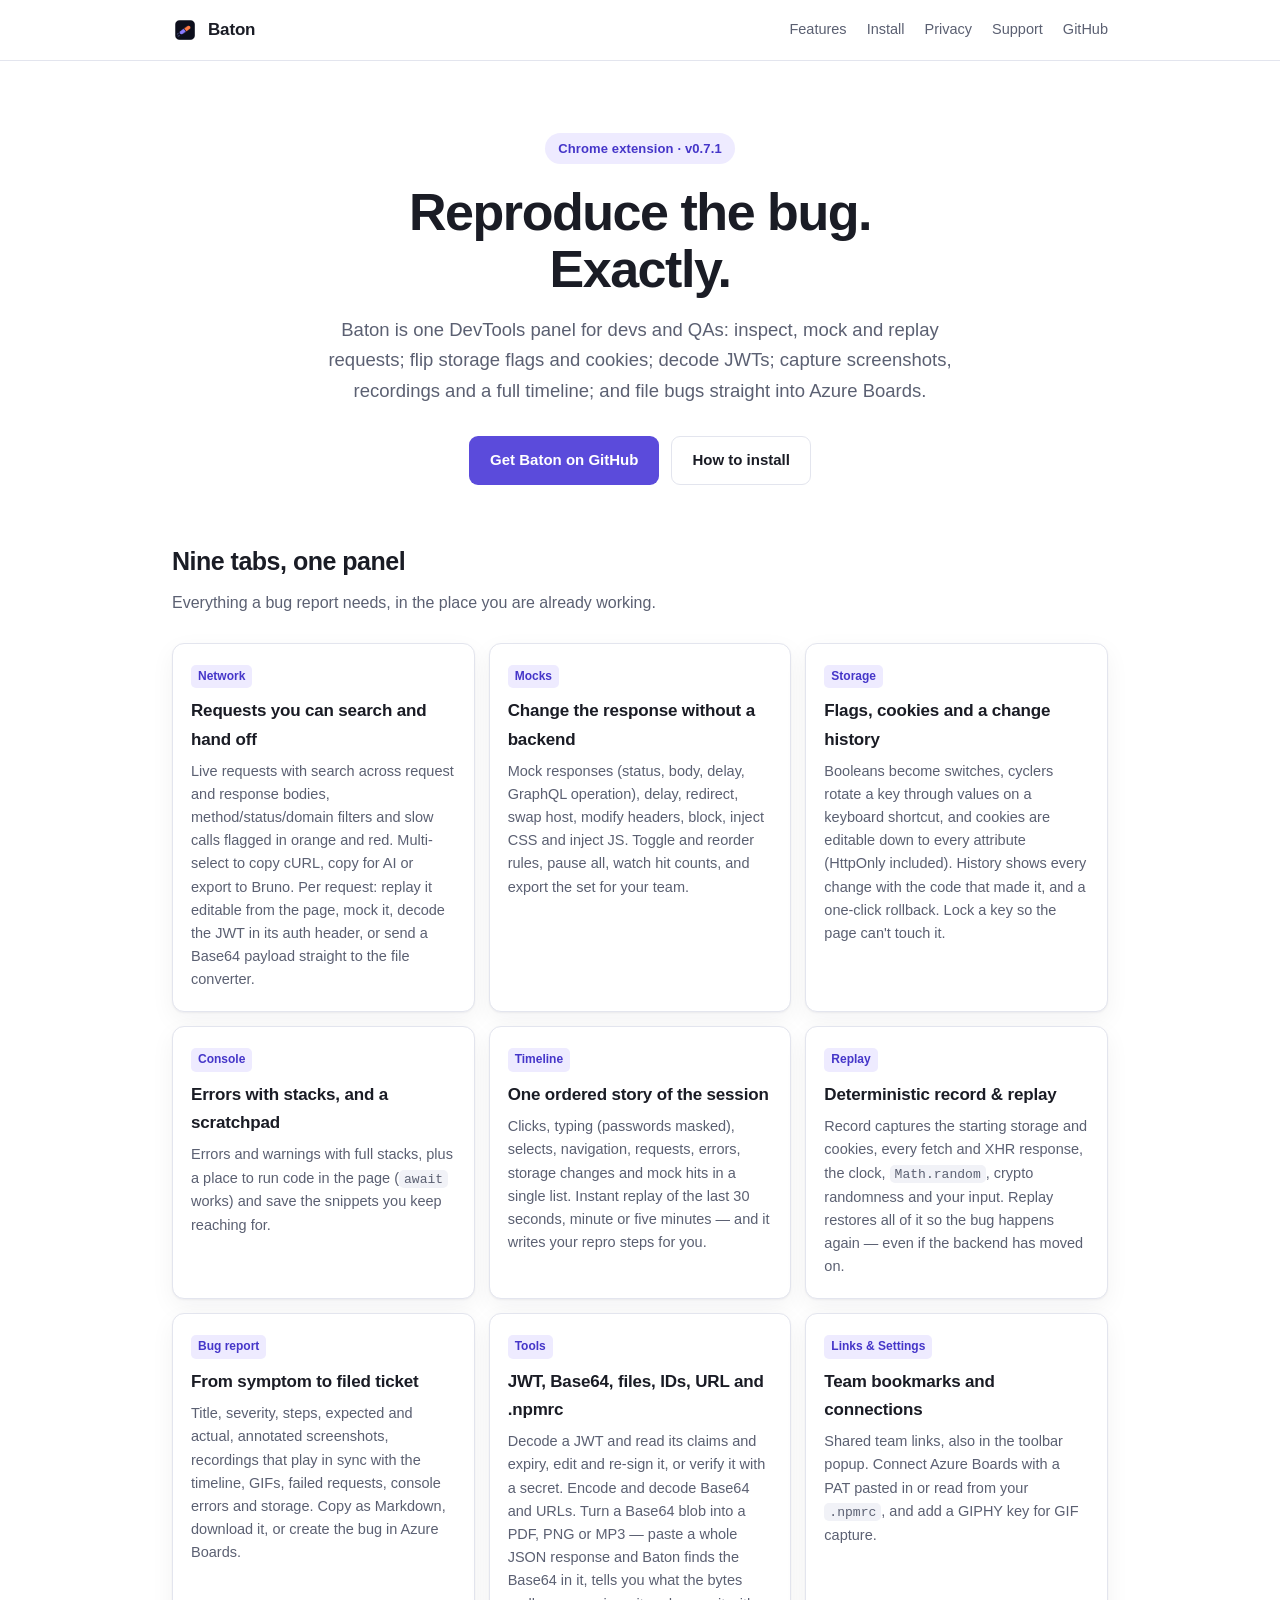
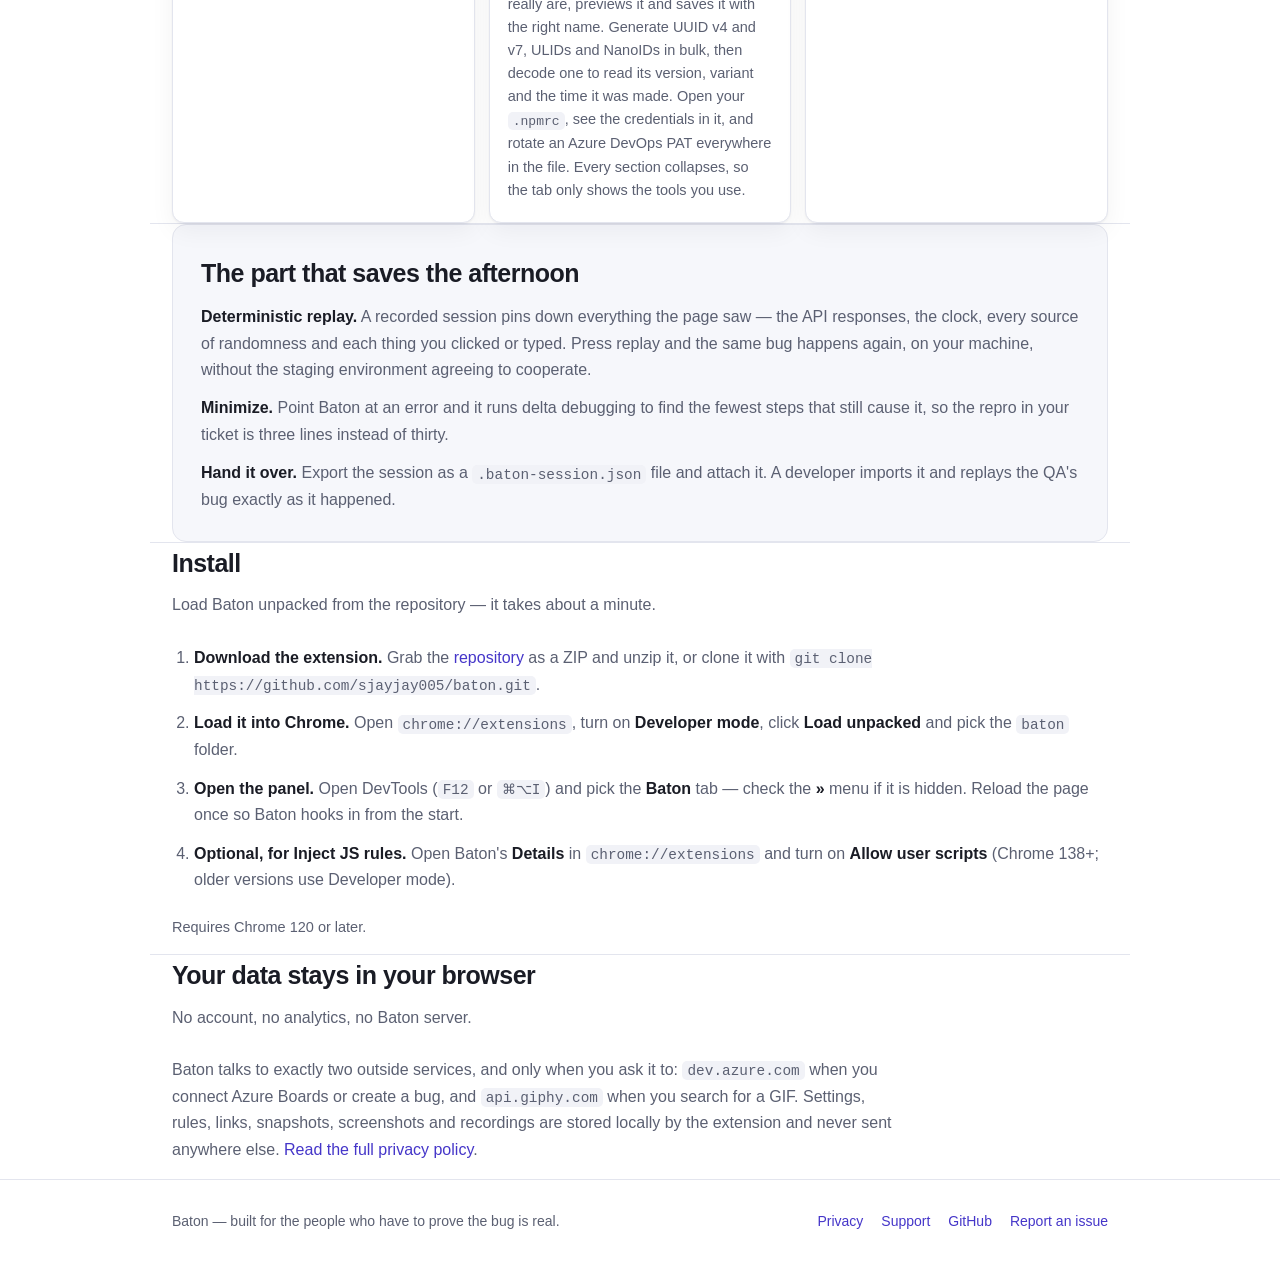
<file: docs/index.html>
<!doctype html>
<html lang="en">
<head>
<meta charset="utf-8">
<meta name="viewport" content="width=device-width, initial-scale=1">
<title>Baton – Dev &amp; QA Toolkit for Chrome</title>
<meta name="description" content="One DevTools panel for devs and QAs: inspect, mock and replay requests, flip storage flags and cookies, decode JWTs, capture screenshots and a full timeline, and file bugs straight into Azure Boards.">
<link rel="icon" href="icon128.png">
<link rel="stylesheet" href="style.css">
<meta property="og:title" content="Baton – Dev &amp; QA Toolkit for Chrome">
<meta property="og:description" content="Replay bugs exactly, mock APIs, flip storage flags, decode JWTs, screenshot and file bugs to Azure Boards – all in one DevTools panel.">
<meta property="og:type" content="website">
<meta property="og:image" content="icon128.png">
</head>
<body>

<header class="site-head">
  <div class="wrap">
    <a class="brand" href="./"><img src="icon128.png" alt="">Baton</a>
    <nav class="site-nav">
      <a href="#features">Features</a>
      <a href="#install">Install</a>
      <a href="privacy.html">Privacy</a>
      <a href="support.html">Support</a>
      <a href="https://github.com/sjayjay005/baton">GitHub</a>
    </nav>
  </div>
</header>

<div class="hero wrap">
  <span class="pill">Chrome extension · v0.7.1</span>
  <h1>Reproduce the bug.<br>Exactly.</h1>
  <p class="lede">Baton is one DevTools panel for devs and QAs: inspect, mock and replay requests; flip storage flags and cookies; decode JWTs; capture screenshots, recordings and a full timeline; and file bugs straight into Azure Boards.</p>
  <div class="cta">
    <a class="btn btn-primary" href="https://github.com/sjayjay005/baton">Get Baton on GitHub</a>
    <a class="btn btn-ghost" href="#install">How to install</a>
  </div>
</div>

<section id="features" class="wrap">
  <h2>Nine tabs, one panel</h2>
  <p class="sub">Everything a bug report needs, in the place you are already working.</p>
  <div class="grid">

    <div class="card">
      <span class="tag">Network</span>
      <h3>Requests you can search and hand off</h3>
      <p>Live requests with search across request and response bodies, method/status/domain filters and slow calls flagged in orange and red. Multi-select to copy cURL, copy for AI or export to Bruno. Per request: replay it editable from the page, mock it, decode the JWT in its auth header, or send a Base64 payload straight to the file converter.</p>
    </div>

    <div class="card">
      <span class="tag">Mocks</span>
      <h3>Change the response without a backend</h3>
      <p>Mock responses (status, body, delay, GraphQL operation), delay, redirect, swap host, modify headers, block, inject CSS and inject JS. Toggle and reorder rules, pause all, watch hit counts, and export the set for your team.</p>
    </div>

    <div class="card">
      <span class="tag">Storage</span>
      <h3>Flags, cookies and a change history</h3>
      <p>Booleans become switches, cyclers rotate a key through values on a keyboard shortcut, and cookies are editable down to every attribute (HttpOnly included). History shows every change with the code that made it, and a one-click rollback. Lock a key so the page can't touch it.</p>
    </div>

    <div class="card">
      <span class="tag">Console</span>
      <h3>Errors with stacks, and a scratchpad</h3>
      <p>Errors and warnings with full stacks, plus a place to run code in the page (<code>await</code> works) and save the snippets you keep reaching for.</p>
    </div>

    <div class="card">
      <span class="tag">Timeline</span>
      <h3>One ordered story of the session</h3>
      <p>Clicks, typing (passwords masked), selects, navigation, requests, errors, storage changes and mock hits in a single list. Instant replay of the last 30 seconds, minute or five minutes — and it writes your repro steps for you.</p>
    </div>

    <div class="card">
      <span class="tag">Replay</span>
      <h3>Deterministic record &amp; replay</h3>
      <p>Record captures the starting storage and cookies, every fetch and XHR response, the clock, <code>Math.random</code>, crypto randomness and your input. Replay restores all of it so the bug happens again — even if the backend has moved on.</p>
    </div>

    <div class="card">
      <span class="tag">Bug report</span>
      <h3>From symptom to filed ticket</h3>
      <p>Title, severity, steps, expected and actual, annotated screenshots, recordings that play in sync with the timeline, GIFs, failed requests, console errors and storage. Copy as Markdown, download it, or create the bug in Azure Boards.</p>
    </div>

    <div class="card">
      <span class="tag">Tools</span>
      <h3>JWT, Base64, files, IDs, URL and .npmrc</h3>
      <p>Decode a JWT and read its claims and expiry, edit and re-sign it, or verify it with a secret. Encode and decode Base64 and URLs. Turn a Base64 blob into a PDF, PNG or MP3 — paste a whole JSON response and Baton finds the Base64 in it, tells you what the bytes really are, previews it and saves it with the right name. Generate UUID v4 and v7, ULIDs and NanoIDs in bulk, then decode one to read its version, variant and the time it was made. Open your <code>.npmrc</code>, see the credentials in it, and rotate an Azure DevOps PAT everywhere in the file. Every section collapses, so the tab only shows the tools you use.</p>
    </div>

    <div class="card">
      <span class="tag">Links &amp; Settings</span>
      <h3>Team bookmarks and connections</h3>
      <p>Shared team links, also in the toolbar popup. Connect Azure Boards with a PAT pasted in or read from your <code>.npmrc</code>, and add a GIPHY key for GIF capture.</p>
    </div>

  </div>
</section>

<section class="wrap">
  <div class="spotlight">
    <h2>The part that saves the afternoon</h2>
    <p><strong>Deterministic replay.</strong> A recorded session pins down everything the page saw — the API responses, the clock, every source of randomness and each thing you clicked or typed. Press replay and the same bug happens again, on your machine, without the staging environment agreeing to cooperate.</p>
    <p><strong>Minimize.</strong> Point Baton at an error and it runs delta debugging to find the fewest steps that still cause it, so the repro in your ticket is three lines instead of thirty.</p>
    <p><strong>Hand it over.</strong> Export the session as a <code>.baton-session.json</code> file and attach it. A developer imports it and replays the QA's bug exactly as it happened.</p>
  </div>
</section>

<section id="install" class="wrap">
  <h2>Install</h2>
  <p class="sub">Load Baton unpacked from the repository — it takes about a minute.</p>
  <ol class="steps">
    <li><strong>Download the extension.</strong> Grab the <a href="https://github.com/sjayjay005/baton">repository</a> as a ZIP and unzip it, or clone it with <code>git clone https://github.com/sjayjay005/baton.git</code>.</li>
    <li><strong>Load it into Chrome.</strong> Open <code>chrome://extensions</code>, turn on <strong>Developer mode</strong>, click <strong>Load unpacked</strong> and pick the <code>baton</code> folder.</li>
    <li><strong>Open the panel.</strong> Open DevTools (<kbd>F12</kbd> or <kbd>⌘⌥I</kbd>) and pick the <strong>Baton</strong> tab — check the <strong>»</strong> menu if it is hidden. Reload the page once so Baton hooks in from the start.</li>
    <li><strong>Optional, for Inject JS rules.</strong> Open Baton's <strong>Details</strong> in <code>chrome://extensions</code> and turn on <strong>Allow user scripts</strong> (Chrome 138+; older versions use Developer mode).</li>
  </ol>
  <p style="color:var(--text-dim);font-size:14.5px;margin-top:22px">Requires Chrome 120 or later.</p>
</section>

<section class="wrap">
  <h2>Your data stays in your browser</h2>
  <p class="sub">No account, no analytics, no Baton server.</p>
  <p style="color:var(--text-dim);max-width:720px">Baton talks to exactly two outside services, and only when you ask it to: <code>dev.azure.com</code> when you connect Azure Boards or create a bug, and <code>api.giphy.com</code> when you search for a GIF. Settings, rules, links, snapshots, screenshots and recordings are stored locally by the extension and never sent anywhere else. <a href="privacy.html">Read the full privacy policy</a>.</p>
</section>

<footer>
  <div class="wrap">
    <span>Baton — built for the people who have to prove the bug is real.</span>
    <span class="links">
      <a href="privacy.html">Privacy</a>
      <a href="support.html">Support</a>
      <a href="https://github.com/sjayjay005/baton">GitHub</a>
      <a href="https://github.com/sjayjay005/baton/issues">Report an issue</a>
    </span>
  </div>
</footer>

</body>
</html>
</file>
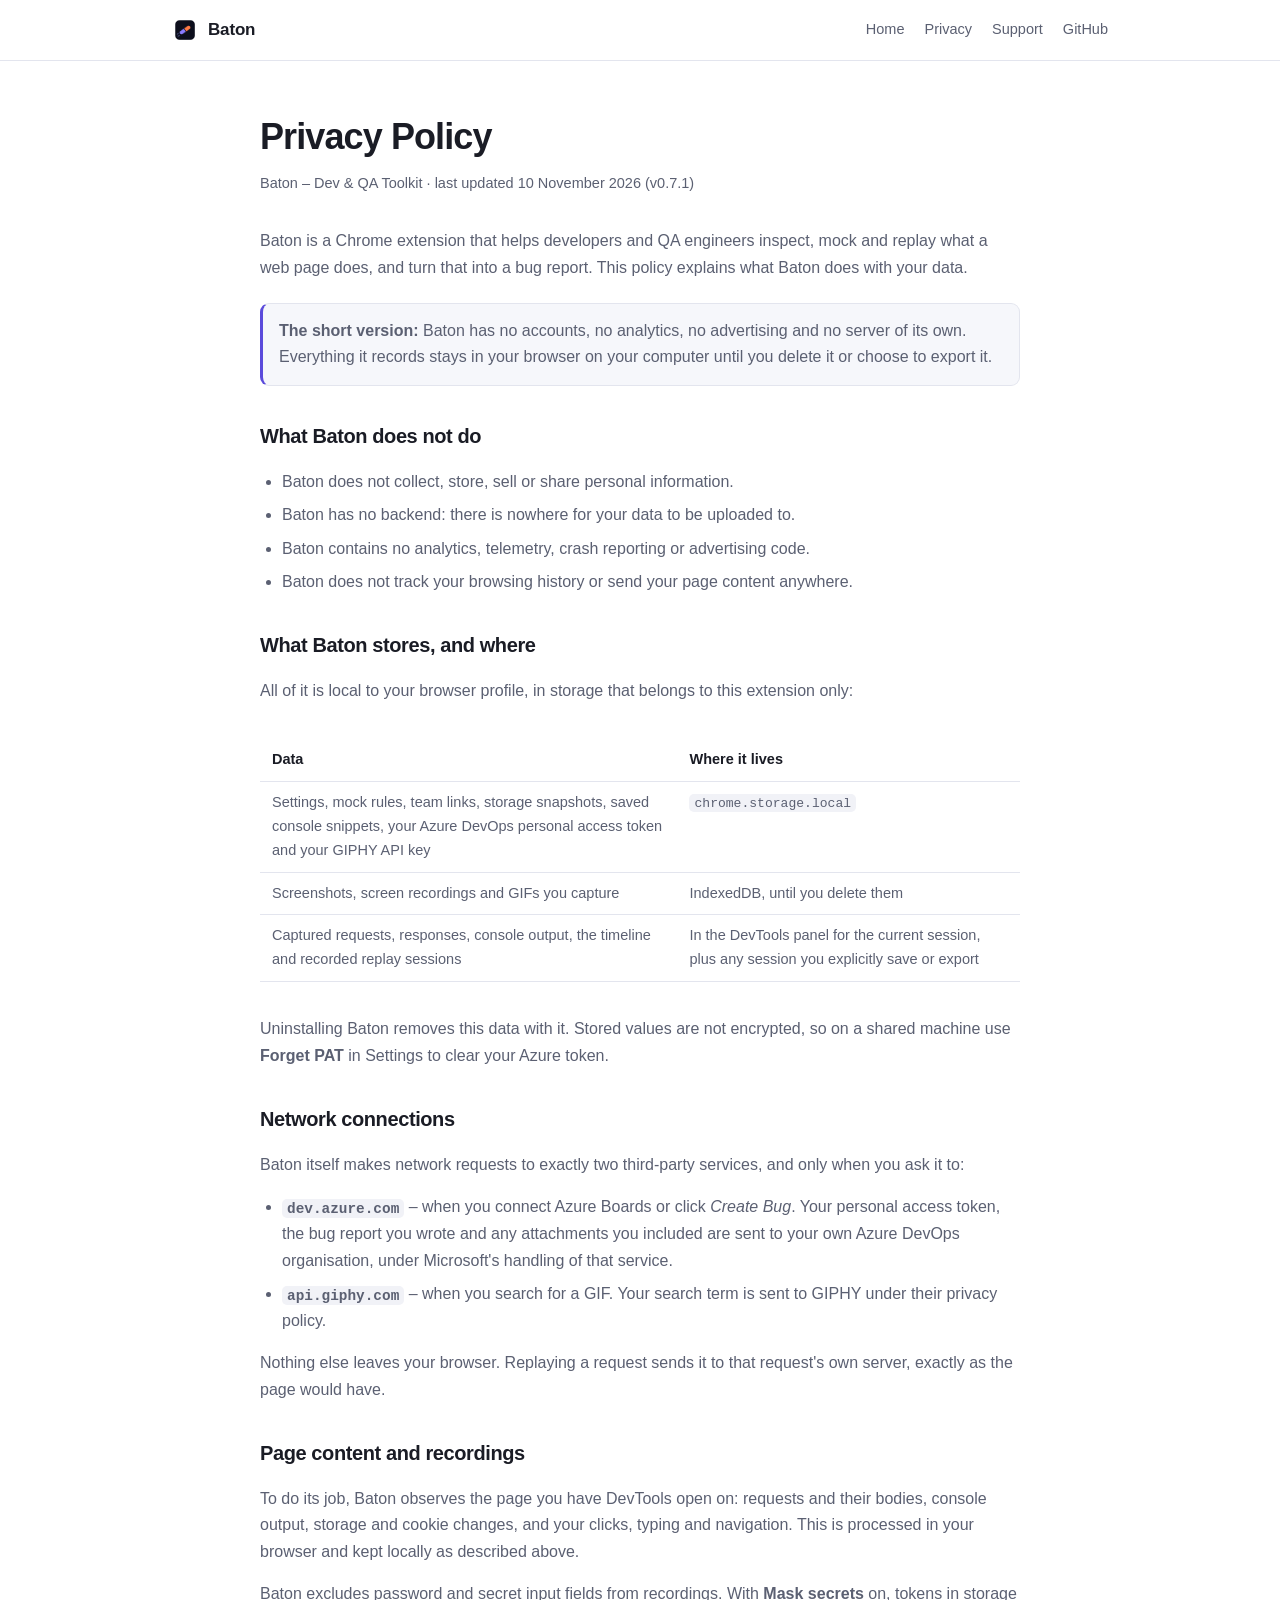
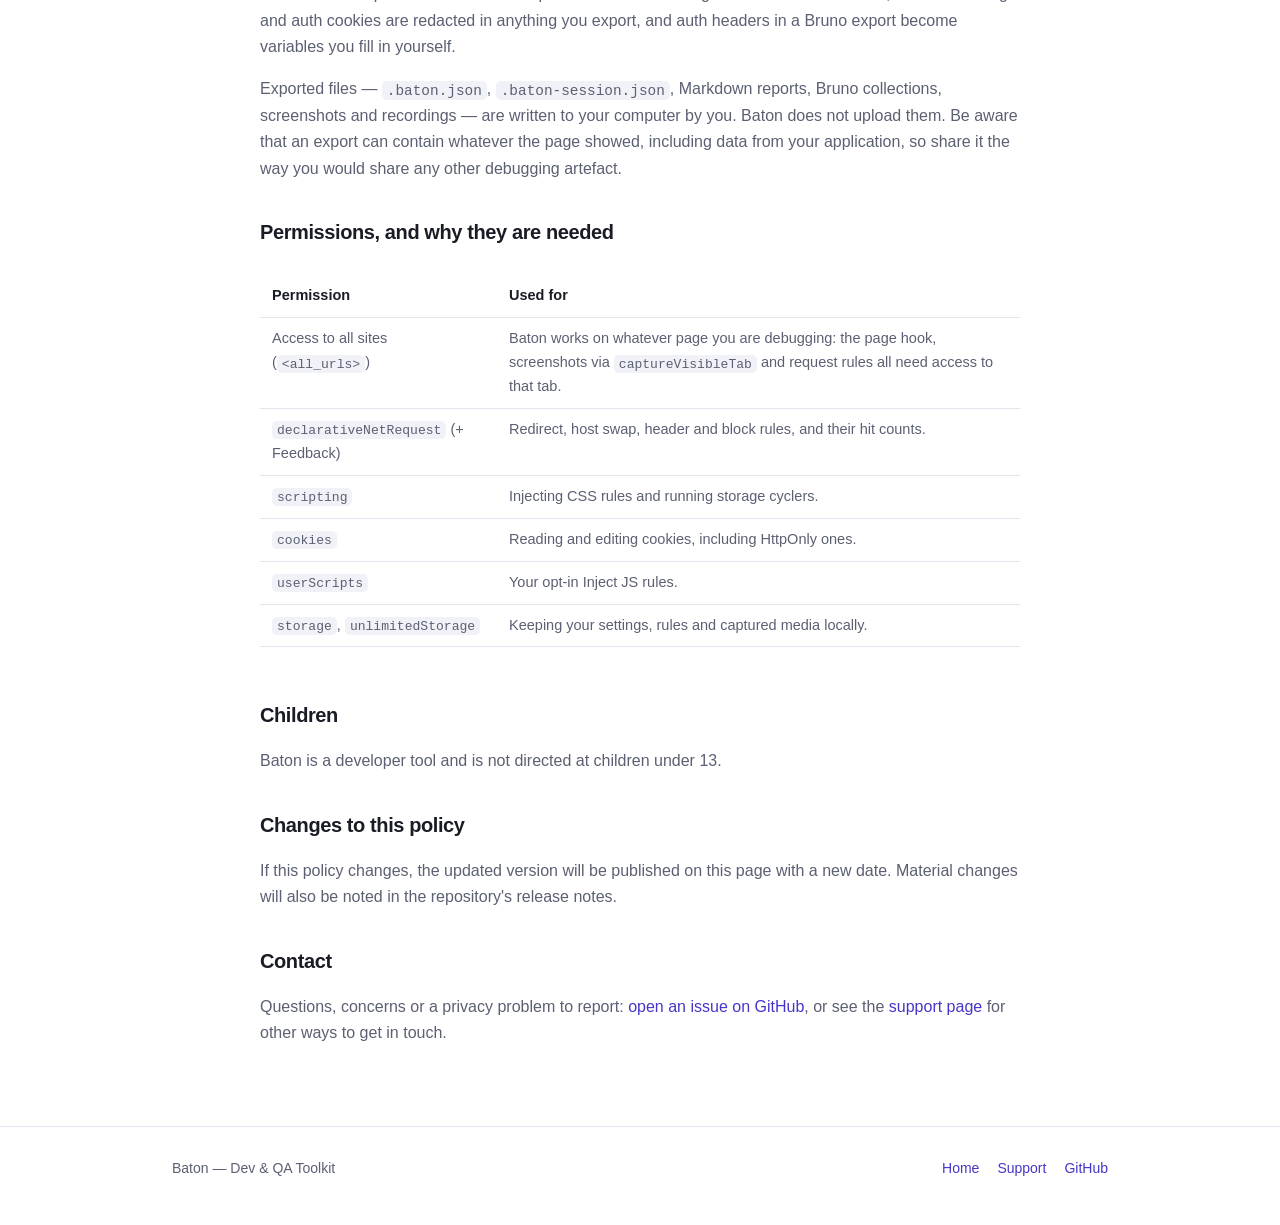
<file: docs/privacy.html>
<!doctype html>
<html lang="en">
<head>
<meta charset="utf-8">
<meta name="viewport" content="width=device-width, initial-scale=1">
<title>Baton – Privacy Policy</title>
<meta name="description" content="Privacy policy for the Baton Chrome extension: what it stores, where it stores it, and the only two services it ever contacts.">
<link rel="icon" href="icon128.png">
<link rel="stylesheet" href="style.css">
</head>
<body>

<header class="site-head">
  <div class="wrap">
    <a class="brand" href="./"><img src="icon128.png" alt="">Baton</a>
    <nav class="site-nav">
      <a href="./">Home</a>
      <a href="privacy.html">Privacy</a>
      <a href="support.html">Support</a>
      <a href="https://github.com/sjayjay005/baton">GitHub</a>
    </nav>
  </div>
</header>

<div class="wrap narrow prose">

  <h1>Privacy Policy</h1>
  <p class="meta">Baton – Dev &amp; QA Toolkit · last updated 10 November 2026 (v0.7.1)</p>

  <p>Baton is a Chrome extension that helps developers and QA engineers inspect, mock and replay what a web page does, and turn that into a bug report. This policy explains what Baton does with your data.</p>

  <div class="note">
    <p><strong>The short version:</strong> Baton has no accounts, no analytics, no advertising and no server of its own. Everything it records stays in your browser on your computer until you delete it or choose to export it.</p>
  </div>

  <h2>What Baton does not do</h2>
  <ul>
    <li>Baton does not collect, store, sell or share personal information.</li>
    <li>Baton has no backend: there is nowhere for your data to be uploaded to.</li>
    <li>Baton contains no analytics, telemetry, crash reporting or advertising code.</li>
    <li>Baton does not track your browsing history or send your page content anywhere.</li>
  </ul>

  <h2>What Baton stores, and where</h2>
  <p>All of it is local to your browser profile, in storage that belongs to this extension only:</p>
  <div class="table-scroll">
  <table class="plain">
    <tr>
      <th>Data</th>
      <th>Where it lives</th>
    </tr>
    <tr>
      <td>Settings, mock rules, team links, storage snapshots, saved console snippets, your Azure DevOps personal access token and your GIPHY API key</td>
      <td><code>chrome.storage.local</code></td>
    </tr>
    <tr>
      <td>Screenshots, screen recordings and GIFs you capture</td>
      <td>IndexedDB, until you delete them</td>
    </tr>
    <tr>
      <td>Captured requests, responses, console output, the timeline and recorded replay sessions</td>
      <td>In the DevTools panel for the current session, plus any session you explicitly save or export</td>
    </tr>
  </table>
  </div>
  <p>Uninstalling Baton removes this data with it. Stored values are not encrypted, so on a shared machine use <strong>Forget PAT</strong> in Settings to clear your Azure token.</p>

  <h2>Network connections</h2>
  <p>Baton itself makes network requests to exactly two third-party services, and only when you ask it to:</p>
  <ul>
    <li><strong><code>dev.azure.com</code></strong> – when you connect Azure Boards or click <em>Create Bug</em>. Your personal access token, the bug report you wrote and any attachments you included are sent to your own Azure DevOps organisation, under Microsoft's handling of that service.</li>
    <li><strong><code>api.giphy.com</code></strong> – when you search for a GIF. Your search term is sent to GIPHY under their privacy policy.</li>
  </ul>
  <p>Nothing else leaves your browser. Replaying a request sends it to that request's own server, exactly as the page would have.</p>

  <h2>Page content and recordings</h2>
  <p>To do its job, Baton observes the page you have DevTools open on: requests and their bodies, console output, storage and cookie changes, and your clicks, typing and navigation. This is processed in your browser and kept locally as described above.</p>
  <p>Baton excludes password and secret input fields from recordings. With <strong>Mask secrets</strong> on, tokens in storage and auth cookies are redacted in anything you export, and auth headers in a Bruno export become variables you fill in yourself.</p>
  <p>Exported files — <code>.baton.json</code>, <code>.baton-session.json</code>, Markdown reports, Bruno collections, screenshots and recordings — are written to your computer by you. Baton does not upload them. Be aware that an export can contain whatever the page showed, including data from your application, so share it the way you would share any other debugging artefact.</p>

  <h2>Permissions, and why they are needed</h2>
  <div class="table-scroll">
  <table class="plain">
    <tr><th>Permission</th><th>Used for</th></tr>
    <tr><td>Access to all sites (<code>&lt;all_urls&gt;</code>)</td><td>Baton works on whatever page you are debugging: the page hook, screenshots via <code>captureVisibleTab</code> and request rules all need access to that tab.</td></tr>
    <tr><td><code>declarativeNetRequest</code> (+ Feedback)</td><td>Redirect, host swap, header and block rules, and their hit counts.</td></tr>
    <tr><td><code>scripting</code></td><td>Injecting CSS rules and running storage cyclers.</td></tr>
    <tr><td><code>cookies</code></td><td>Reading and editing cookies, including HttpOnly ones.</td></tr>
    <tr><td><code>userScripts</code></td><td>Your opt-in Inject JS rules.</td></tr>
    <tr><td><code>storage</code>, <code>unlimitedStorage</code></td><td>Keeping your settings, rules and captured media locally.</td></tr>
  </table>
  </div>

  <h2>Children</h2>
  <p>Baton is a developer tool and is not directed at children under 13.</p>

  <h2>Changes to this policy</h2>
  <p>If this policy changes, the updated version will be published on this page with a new date. Material changes will also be noted in the repository's release notes.</p>

  <h2>Contact</h2>
  <p>Questions, concerns or a privacy problem to report: <a href="https://github.com/sjayjay005/baton/issues">open an issue on GitHub</a>, or see the <a href="support.html">support page</a> for other ways to get in touch.</p>

</div>

<footer>
  <div class="wrap">
    <span>Baton — Dev &amp; QA Toolkit</span>
    <span class="links">
      <a href="./">Home</a>
      <a href="support.html">Support</a>
      <a href="https://github.com/sjayjay005/baton">GitHub</a>
    </span>
  </div>
</footer>

</body>
</html>
</file>
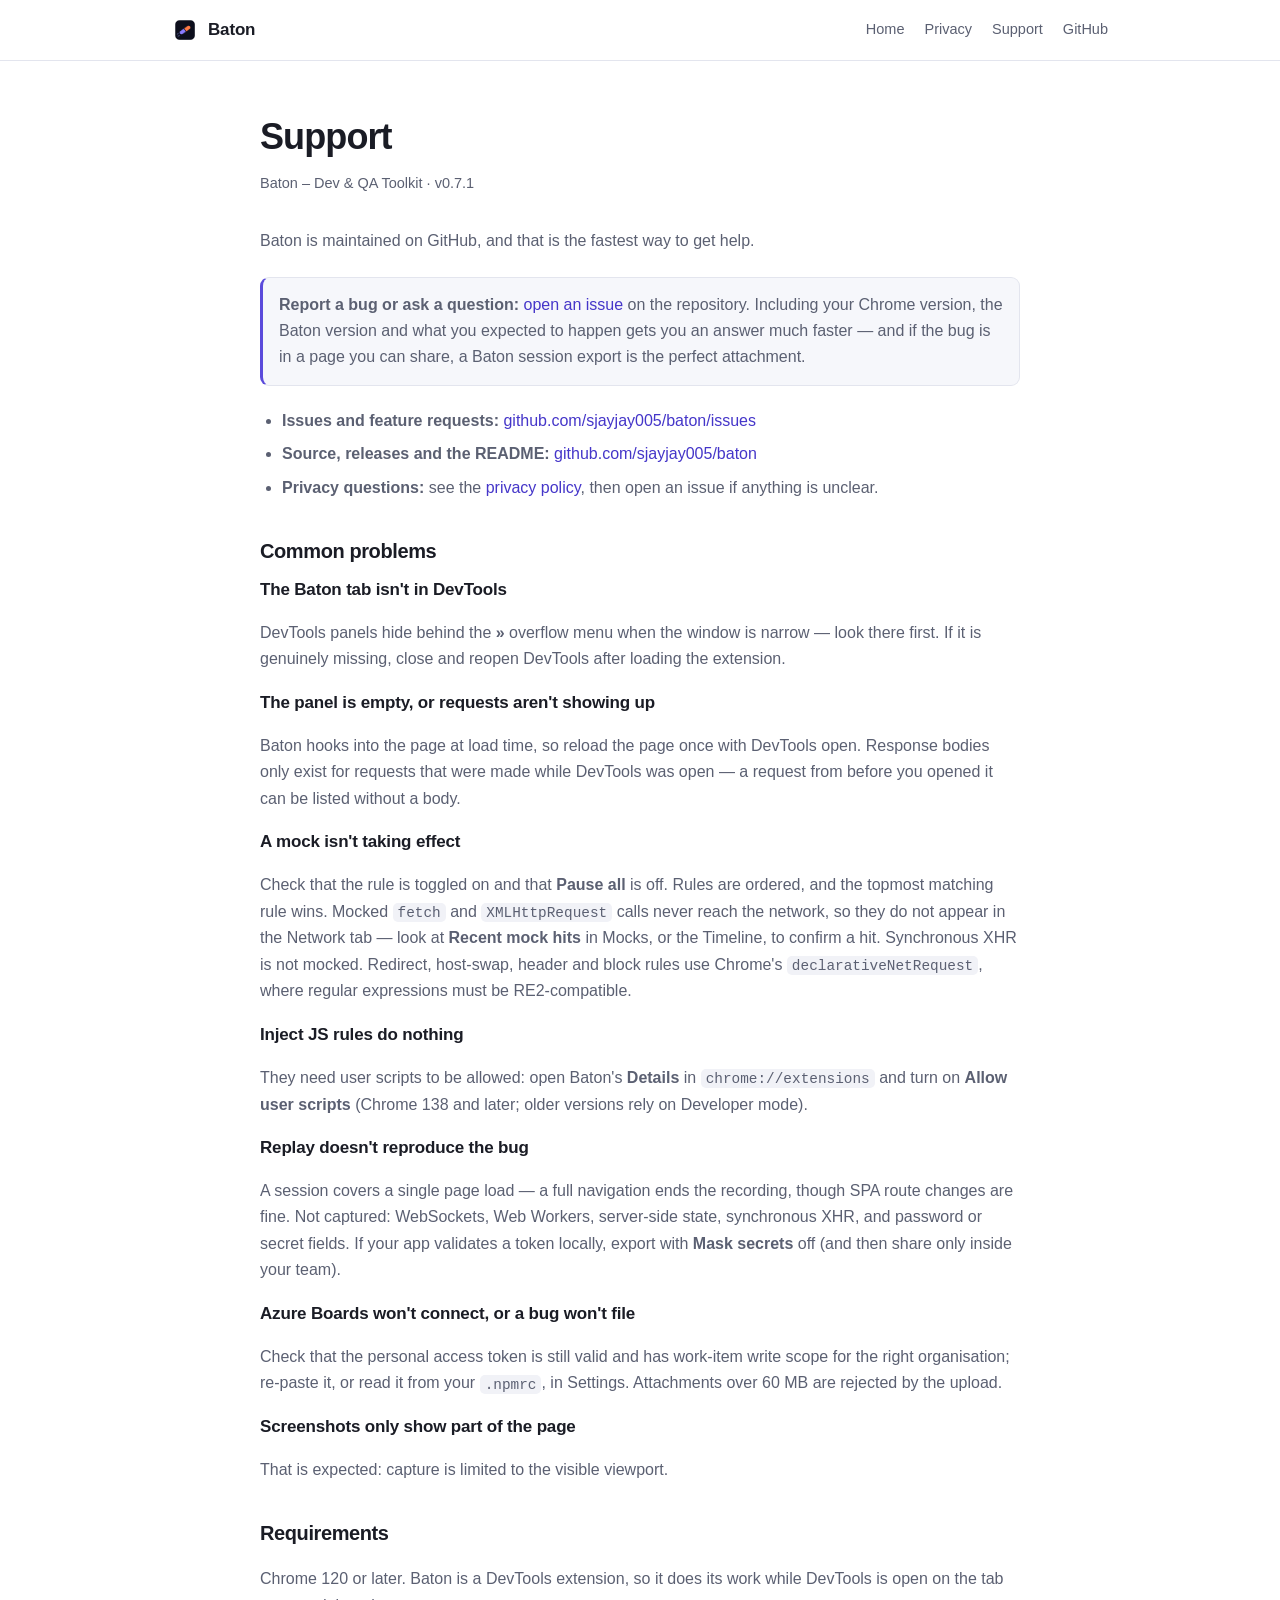
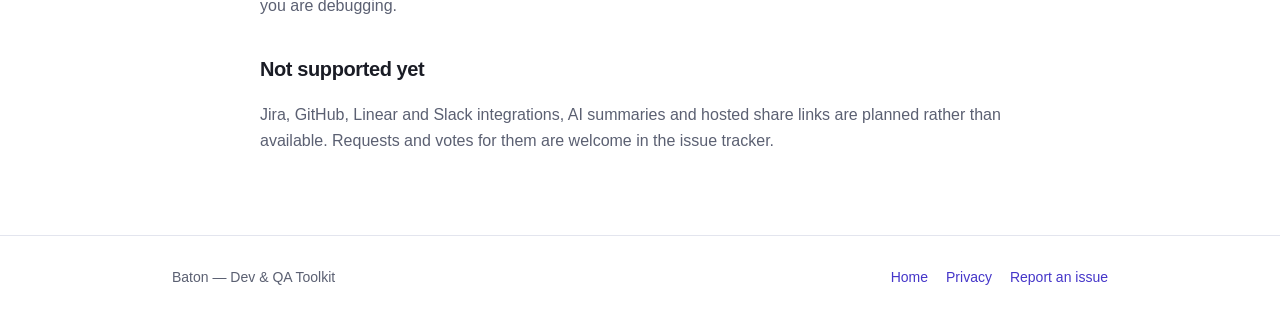
<file: docs/support.html>
<!doctype html>
<html lang="en">
<head>
<meta charset="utf-8">
<meta name="viewport" content="width=device-width, initial-scale=1">
<title>Baton – Support</title>
<meta name="description" content="Support for the Baton Chrome extension: how to get help, report a bug, and fix the most common problems.">
<link rel="icon" href="icon128.png">
<link rel="stylesheet" href="style.css">
</head>
<body>

<header class="site-head">
  <div class="wrap">
    <a class="brand" href="./"><img src="icon128.png" alt="">Baton</a>
    <nav class="site-nav">
      <a href="./">Home</a>
      <a href="privacy.html">Privacy</a>
      <a href="support.html">Support</a>
      <a href="https://github.com/sjayjay005/baton">GitHub</a>
    </nav>
  </div>
</header>

<div class="wrap narrow prose">

  <h1>Support</h1>
  <p class="meta">Baton – Dev &amp; QA Toolkit · v0.7.1</p>

  <p>Baton is maintained on GitHub, and that is the fastest way to get help.</p>

  <div class="note">
    <p><strong>Report a bug or ask a question:</strong> <a href="https://github.com/sjayjay005/baton/issues/new">open an issue</a> on the repository. Including your Chrome version, the Baton version and what you expected to happen gets you an answer much faster — and if the bug is in a page you can share, a Baton session export is the perfect attachment.</p>
  </div>

  <ul>
    <li><strong>Issues and feature requests:</strong> <a href="https://github.com/sjayjay005/baton/issues">github.com/sjayjay005/baton/issues</a></li>
    <li><strong>Source, releases and the README:</strong> <a href="https://github.com/sjayjay005/baton">github.com/sjayjay005/baton</a></li>
    <li><strong>Privacy questions:</strong> see the <a href="privacy.html">privacy policy</a>, then open an issue if anything is unclear.</li>
  </ul>

  <h2>Common problems</h2>

  <h3>The Baton tab isn't in DevTools</h3>
  <p>DevTools panels hide behind the <strong>»</strong> overflow menu when the window is narrow — look there first. If it is genuinely missing, close and reopen DevTools after loading the extension.</p>

  <h3>The panel is empty, or requests aren't showing up</h3>
  <p>Baton hooks into the page at load time, so reload the page once with DevTools open. Response bodies only exist for requests that were made while DevTools was open — a request from before you opened it can be listed without a body.</p>

  <h3>A mock isn't taking effect</h3>
  <p>Check that the rule is toggled on and that <strong>Pause all</strong> is off. Rules are ordered, and the topmost matching rule wins. Mocked <code>fetch</code> and <code>XMLHttpRequest</code> calls never reach the network, so they do not appear in the Network tab — look at <strong>Recent mock hits</strong> in Mocks, or the Timeline, to confirm a hit. Synchronous XHR is not mocked. Redirect, host-swap, header and block rules use Chrome's <code>declarativeNetRequest</code>, where regular expressions must be RE2-compatible.</p>

  <h3>Inject JS rules do nothing</h3>
  <p>They need user scripts to be allowed: open Baton's <strong>Details</strong> in <code>chrome://extensions</code> and turn on <strong>Allow user scripts</strong> (Chrome 138 and later; older versions rely on Developer mode).</p>

  <h3>Replay doesn't reproduce the bug</h3>
  <p>A session covers a single page load — a full navigation ends the recording, though SPA route changes are fine. Not captured: WebSockets, Web Workers, server-side state, synchronous XHR, and password or secret fields. If your app validates a token locally, export with <strong>Mask secrets</strong> off (and then share only inside your team).</p>

  <h3>Azure Boards won't connect, or a bug won't file</h3>
  <p>Check that the personal access token is still valid and has work-item write scope for the right organisation; re-paste it, or read it from your <code>.npmrc</code>, in Settings. Attachments over 60 MB are rejected by the upload.</p>

  <h3>Screenshots only show part of the page</h3>
  <p>That is expected: capture is limited to the visible viewport.</p>

  <h2>Requirements</h2>
  <p>Chrome 120 or later. Baton is a DevTools extension, so it does its work while DevTools is open on the tab you are debugging.</p>

  <h2>Not supported yet</h2>
  <p>Jira, GitHub, Linear and Slack integrations, AI summaries and hosted share links are planned rather than available. Requests and votes for them are welcome in the issue tracker.</p>

</div>

<footer>
  <div class="wrap">
    <span>Baton — Dev &amp; QA Toolkit</span>
    <span class="links">
      <a href="./">Home</a>
      <a href="privacy.html">Privacy</a>
      <a href="https://github.com/sjayjay005/baton/issues">Report an issue</a>
    </span>
  </div>
</footer>

</body>
</html>
</file>
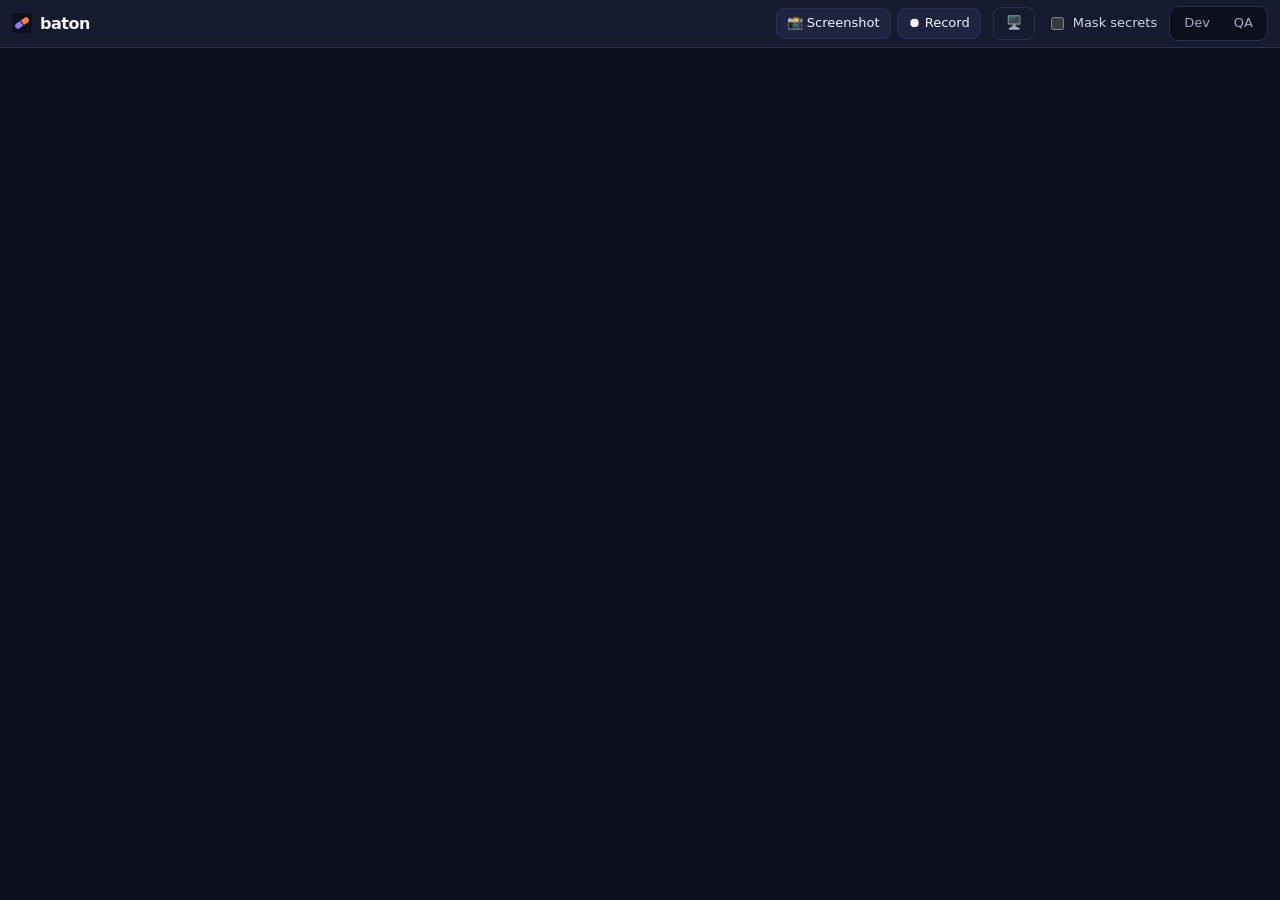
<file: panel/panel.html>
<!doctype html>
<html lang="en">
<head>
<meta charset="utf-8">
<title>Baton</title>
<link rel="stylesheet" href="panel.css">
</head>
<body data-mode="dev">
<header class="topbar">
  <div class="brand">
    <img src="/icons/icon32.png" width="20" height="20" alt="">
    <span class="wordmark">baton</span>
  </div>
  <nav class="tabs" role="tablist" aria-label="Baton tools" id="tabs"></nav>
  <div class="grow"></div>
  <div class="quick" role="group" aria-label="Capture">
    <button type="button" class="btn quick-btn" id="quick-shot" title="Screenshot the page (opens the annotator)">📸 Screenshot</button>
    <button type="button" class="btn quick-btn" id="quick-rec" title="Record the tab">⏺ Record</button>
    <button type="button" class="btn quick-btn rec-live" id="quick-stop" hidden>■ <span id="rec-time">00:00</span></button>
  </div>
  <button type="button" class="btn ghost theme-btn" id="theme-btn" title="Theme">🖥️</button>
  <label class="check" for="mask-toggle"><input type="checkbox" id="mask-toggle"> Mask secrets</label>
  <div class="seg mode" role="radiogroup" aria-label="Mode">
    <button type="button" role="radio" data-mode="dev" id="mode-dev">Dev</button>
    <button type="button" role="radio" data-mode="qa" id="mode-qa">QA</button>
  </div>
</header>
<main>
  <section class="view" id="view-network" role="tabpanel" hidden></section>
  <section class="view" id="view-storage" role="tabpanel" hidden></section>
  <section class="view" id="view-console" role="tabpanel" hidden></section>
  <section class="view" id="view-report" role="tabpanel" hidden></section>
  <section class="view" id="view-mocks" role="tabpanel" hidden></section>
  <section class="view" id="view-timeline" role="tabpanel" hidden></section>
  <section class="view" id="view-replay" role="tabpanel" hidden></section>
  <section class="view" id="view-tools" role="tabpanel" hidden></section>
  <section class="view" id="view-links" role="tabpanel" hidden></section>
  <section class="view" id="view-settings" role="tabpanel" hidden></section>
</main>
<script type="module" src="panel.js"></script>
</body>
</html>
</file>
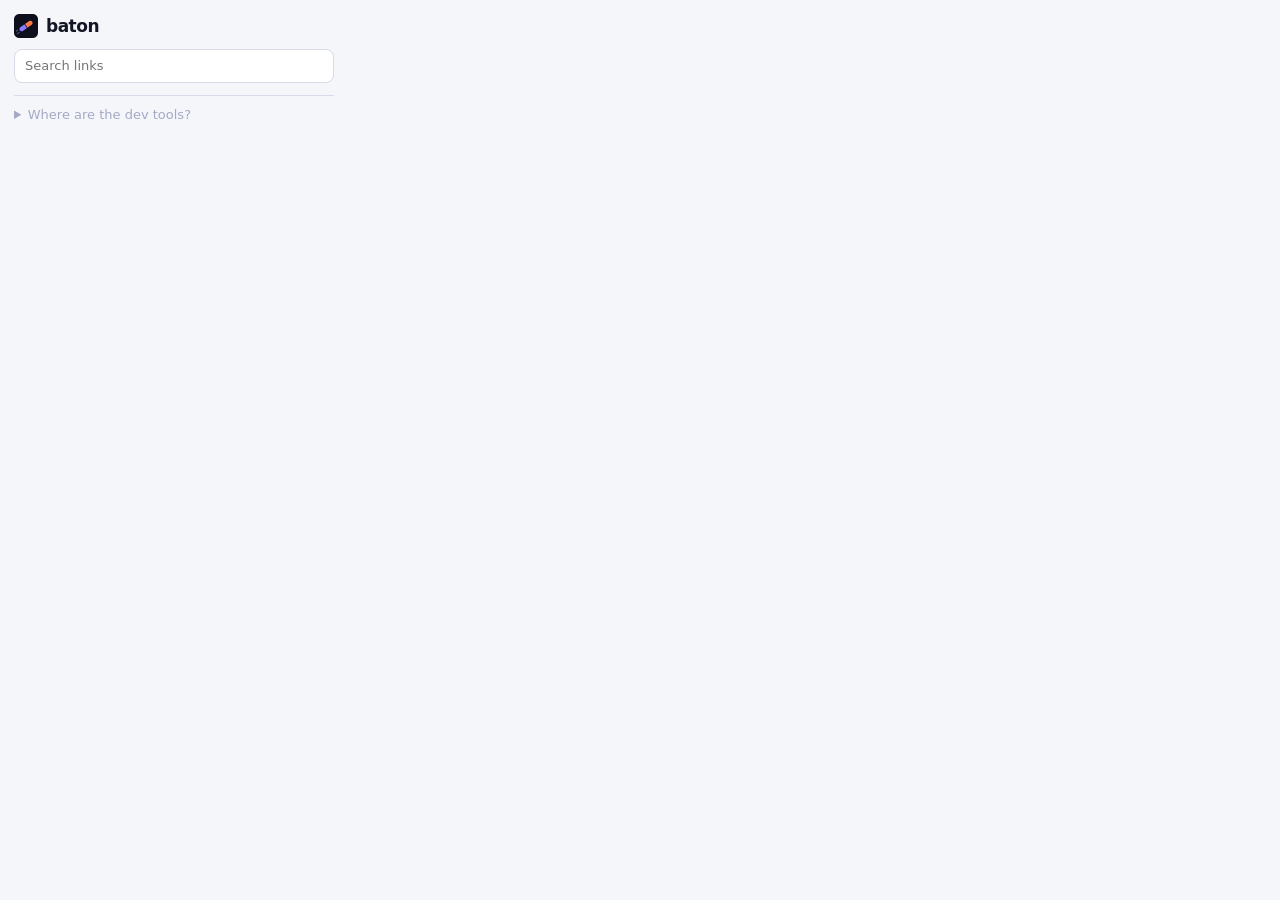
<file: popup/popup.html>
<!doctype html>
<html lang="en">
<head>
<meta charset="utf-8">
<title>Baton</title>
<link rel="stylesheet" href="popup.css">
</head>
<body>
  <div class="brand"><img src="/icons/icon48.png" width="24" height="24" alt=""><span>baton</span></div>
  <input type="search" id="q" class="input" placeholder="Search links" aria-label="Search links">
  <div id="links"></div>
  <details class="help">
    <summary>Where are the dev tools?</summary>
    <ol>
      <li>Open DevTools: <kbd id="shortcut">F12</kbd></li>
      <li>Click the <strong>Baton</strong> tab. If it's hidden, open the <strong>»</strong> menu next to the other tabs.</li>
      <li>Reload the page so Baton captures everything.</li>
    </ol>
  </details>
  <script type="module" src="popup.js"></script>
</body>
</html>
</file>
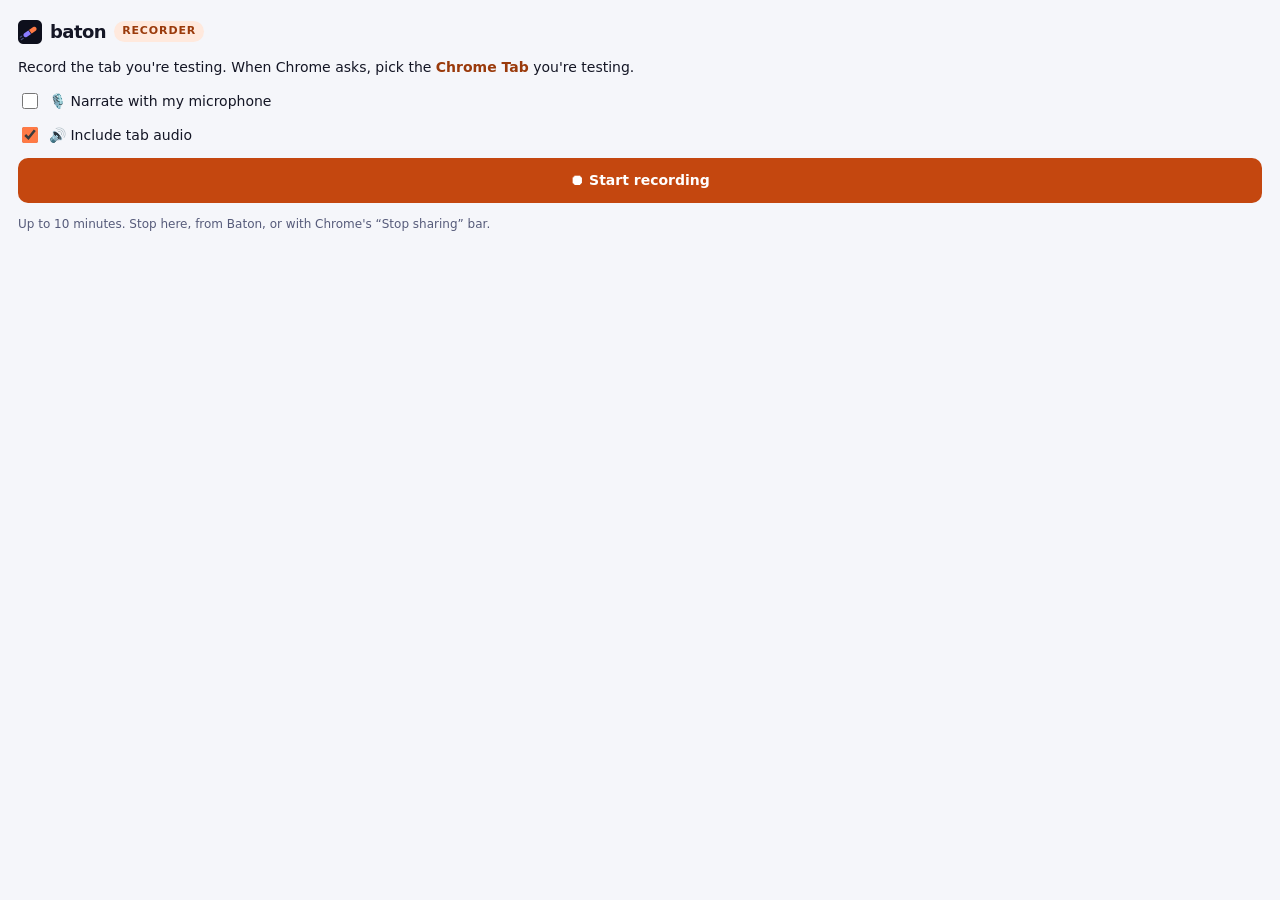
<file: recorder/recorder.html>
<!doctype html>
<html lang="en">
<head>
<meta charset="utf-8">
<title>Baton recorder</title>
<link rel="stylesheet" href="recorder.css">
</head>
<body>
  <div class="brand"><img src="/icons/icon48.png" width="24" height="24" alt=""><span>baton</span><span class="tag">recorder</span></div>

  <section id="setup">
    <p>Record the tab you're testing. When Chrome asks, pick the <strong>Chrome Tab</strong> you're testing.</p>
    <label class="check"><input type="checkbox" id="mic"> 🎙️ Narrate with my microphone</label>
    <label class="check"><input type="checkbox" id="tabAudio" checked> 🔊 Include tab audio</label>
    <button type="button" id="start" class="btn primary">⏺ Start recording</button>
    <p class="muted small">Up to 10 minutes. Stop here, from Baton, or with Chrome's “Stop sharing” bar.</p>
  </section>

  <section id="live" hidden>
    <div class="rec"><span class="dot"></span><span id="timer">00:00</span></div>
    <p class="muted small" id="what"></p>
    <button type="button" id="stop" class="btn danger">■ Stop and save</button>
  </section>

  <section id="done" hidden>
    <p class="big">🎬 Saved!</p>
    <p id="saved" class="muted"></p>
    <p class="muted small">It's in DevTools → Baton → Bug report. This window closes on its own.</p>
  </section>

  <p id="error" class="error" role="alert"></p>
  <script type="module" src="recorder.js"></script>
</body>
</html>
</file>
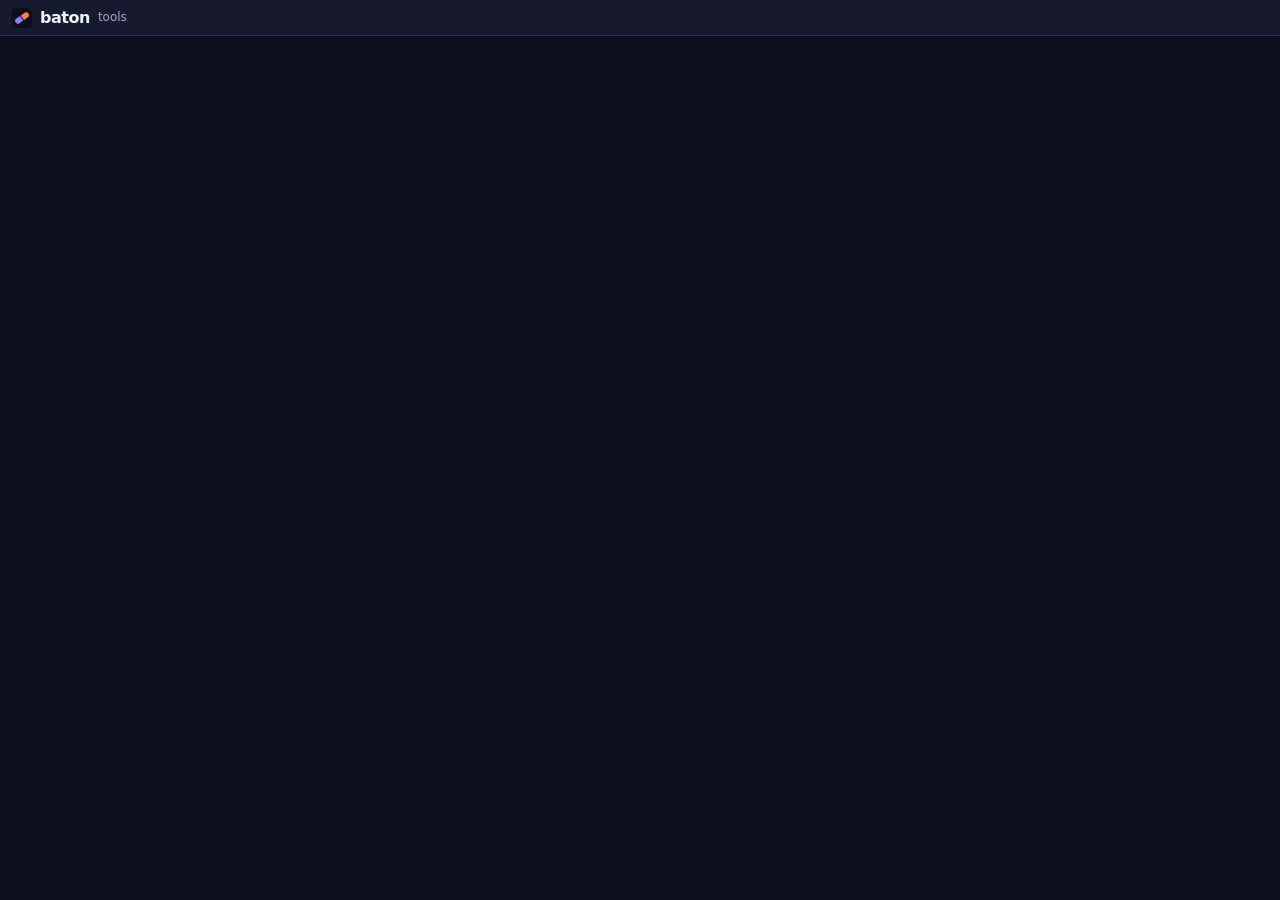
<file: tools/tools.html>
<!doctype html>
<html lang="en">
<head>
<meta charset="utf-8">
<title>Baton tools</title>
<link rel="stylesheet" href="/panel/panel.css">
</head>
<body class="page">
<header class="topbar">
  <div class="brand"><img src="/icons/icon32.png" width="20" height="20" alt=""><span class="wordmark">baton</span><span class="muted small">tools</span></div>
</header>
<main><section class="view" id="tools"></section></main>
<script type="module" src="tools.js"></script>
</body>
</html>
</file>
<file: docs/style.css>
/* Baton site – shared styles */
:root {
  --bg: #ffffff;
  --bg-soft: #f6f7fb;
  --bg-card: #ffffff;
  --border: #e3e5ee;
  --text: #1a1c25;
  --text-dim: #5b6072;
  --accent: #5b4bdb;
  --accent-soft: #eeebff;
  --accent-text: #4536c9;
  --code-bg: #f1f2f7;
  --shadow: 0 1px 2px rgba(20, 22, 40, .05), 0 8px 24px rgba(20, 22, 40, .05);
}

@media (prefers-color-scheme: dark) {
  :root {
    --bg: #12131a;
    --bg-soft: #171922;
    --bg-card: #1b1d27;
    --border: #2a2d3a;
    --text: #eceef5;
    --text-dim: #9aa0b4;
    --accent: #8f82ff;
    --accent-soft: #241f45;
    --accent-text: #b4abff;
    --code-bg: #232632;
    --shadow: 0 1px 2px rgba(0, 0, 0, .3), 0 8px 24px rgba(0, 0, 0, .25);
  }
}

* { box-sizing: border-box; }

html { scroll-behavior: smooth; }

body {
  margin: 0;
  background: var(--bg);
  color: var(--text);
  font: 16px/1.65 -apple-system, BlinkMacSystemFont, "Segoe UI", Inter, Roboto, Helvetica, Arial, sans-serif;
  -webkit-font-smoothing: antialiased;
}

a { color: var(--accent-text); text-decoration: none; }
a:hover { text-decoration: underline; }

.wrap { max-width: 980px; margin: 0 auto; padding: 0 22px; }
.narrow { max-width: 760px; }

/* Header */
.site-head {
  position: sticky;
  top: 0;
  z-index: 10;
  background: var(--bg);
  background: color-mix(in srgb, var(--bg) 88%, transparent);
  backdrop-filter: blur(10px);
  border-bottom: 1px solid var(--border);
}
.site-head .wrap {
  display: flex;
  align-items: center;
  gap: 16px;
  min-height: 60px;
  flex-wrap: wrap;
}
.brand {
  display: flex;
  align-items: center;
  gap: 10px;
  font-weight: 650;
  font-size: 17px;
  color: var(--text);
  letter-spacing: -.01em;
}
.brand:hover { text-decoration: none; }
.brand img { width: 26px; height: 26px; border-radius: 6px; }
.site-nav { margin-left: auto; display: flex; gap: 20px; flex-wrap: wrap; font-size: 14.5px; }
.site-nav a { color: var(--text-dim); }
.site-nav a:hover { color: var(--text); text-decoration: none; }

/* Hero */
.hero { padding: 72px 0 56px; text-align: center; }
.pill {
  display: inline-block;
  padding: 5px 13px;
  border-radius: 999px;
  background: var(--accent-soft);
  color: var(--accent-text);
  font-size: 13px;
  font-weight: 600;
  letter-spacing: .01em;
}
.hero h1 {
  margin: 20px 0 0;
  font-size: clamp(34px, 6vw, 52px);
  line-height: 1.08;
  letter-spacing: -.028em;
  font-weight: 700;
}
.hero p.lede {
  margin: 18px auto 0;
  max-width: 640px;
  font-size: 18.5px;
  color: var(--text-dim);
}
.cta { margin-top: 30px; display: flex; gap: 12px; justify-content: center; flex-wrap: wrap; }
.btn {
  display: inline-block;
  padding: 11px 20px;
  border-radius: 9px;
  font-size: 15px;
  font-weight: 600;
  border: 1px solid transparent;
}
.btn:hover { text-decoration: none; }
.btn-primary { background: var(--accent); color: #fff; }
.btn-primary:hover { filter: brightness(1.08); }
.btn-ghost { border-color: var(--border); color: var(--text); background: var(--bg-card); }
.btn-ghost:hover { border-color: var(--accent); color: var(--accent-text); }

/* Sections */
section { padding: 52px 0; border-top: 1px solid var(--border); }
section:first-of-type { border-top: 0; }
h2 {
  font-size: 25px;
  letter-spacing: -.02em;
  margin: 0 0 8px;
  font-weight: 680;
}
h2 + .sub { margin: 0 0 26px; color: var(--text-dim); font-size: 16px; }
h3 { font-size: 17px; margin: 0 0 6px; font-weight: 650; letter-spacing: -.01em; }

/* Feature grid */
.grid {
  display: grid;
  gap: 14px;
  grid-template-columns: repeat(auto-fill, minmax(282px, 1fr));
}
.card {
  background: var(--bg-card);
  border: 1px solid var(--border);
  border-radius: 12px;
  padding: 18px 18px 20px;
  box-shadow: var(--shadow);
}
.card p { margin: 0; color: var(--text-dim); font-size: 14.5px; line-height: 1.6; }
.card .tag {
  display: inline-block;
  font-size: 12px;
  font-weight: 600;
  color: var(--accent-text);
  background: var(--accent-soft);
  border-radius: 5px;
  padding: 2px 7px;
  margin-bottom: 9px;
}

/* Spotlight */
.spotlight {
  background: var(--bg-soft);
  border: 1px solid var(--border);
  border-radius: 14px;
  padding: 28px;
}
.spotlight h2 { margin-bottom: 10px; }
.spotlight p { color: var(--text-dim); margin: 0 0 12px; }
.spotlight p:last-child { margin-bottom: 0; }
.spotlight strong { color: var(--text); font-weight: 650; }

/* Steps */
ol.steps { margin: 0; padding-left: 22px; }
ol.steps li { margin-bottom: 12px; color: var(--text-dim); }
ol.steps li strong { color: var(--text); }

code, kbd {
  font-family: ui-monospace, SFMono-Regular, Menlo, Consolas, monospace;
  font-size: .9em;
  background: var(--code-bg);
  border-radius: 5px;
  padding: 1.5px 5px;
}

/* Prose pages */
.prose { padding: 46px 0 64px; }
.prose h1 { font-size: clamp(28px, 4.5vw, 36px); letter-spacing: -.025em; margin: 0 0 6px; }
.prose .meta { color: var(--text-dim); font-size: 14.5px; margin: 0 0 32px; }
.prose h2 { font-size: 20px; margin: 34px 0 8px; }
.prose p, .prose li { color: var(--text-dim); }
.prose li { margin-bottom: 7px; }
.prose ul { padding-left: 22px; }
.prose .note {
  background: var(--bg-soft);
  border: 1px solid var(--border);
  border-left: 3px solid var(--accent);
  border-radius: 9px;
  padding: 14px 16px;
  margin: 22px 0;
}
.prose .note p { margin: 0; }

table.plain { width: 100%; border-collapse: collapse; margin: 18px 0; font-size: 14.5px; }
table.plain th, table.plain td {
  text-align: left;
  padding: 9px 12px;
  border-bottom: 1px solid var(--border);
  vertical-align: top;
}
table.plain th { color: var(--text); font-weight: 650; }
table.plain td { color: var(--text-dim); }
table.plain td code { white-space: nowrap; }
.table-scroll { overflow-x: auto; }

/* Footer */
footer {
  border-top: 1px solid var(--border);
  padding: 30px 0 46px;
  color: var(--text-dim);
  font-size: 14px;
}
footer .wrap { display: flex; gap: 18px; flex-wrap: wrap; align-items: center; }
footer .links { margin-left: auto; display: flex; gap: 18px; flex-wrap: wrap; }
</file>
<file: panel/panel.css>
:root {
  --ink: #0d0f1c;
  --panel: #161a2e;
  --panel-2: #1e2340;
  --line: #2a3052;
  --text: #f3f4fa;
  --text-2: #d4d7e8;
  --muted: #a4a9c6;
  --violet: #8b7cff;
  --violet-2: #b3a8ff;
  --orange: #ff7a45;
  --green: #3dd68c;
  --amber: #ffb547;
  --red: #ff5c6c;
  --accent: var(--violet);
  --mono: 'JetBrains Mono', ui-monospace, SFMono-Regular, Menlo, Consolas, monospace;
  --sans: Inter, system-ui, -apple-system, 'Segoe UI', Roboto, sans-serif;
  color-scheme: dark;
}
body[data-mode='qa'] { --accent: var(--orange); }

* { box-sizing: border-box; }
html, body { height: 100%; }
body {
  margin: 0;
  background: var(--ink);
  color: var(--text);
  font: 13px/1.45 var(--sans);
  display: flex;
  flex-direction: column;
  overflow: hidden;
}
button, input, select, textarea { font: inherit; color: inherit; }
:focus-visible { outline: 2px solid var(--accent); outline-offset: 2px; }

.grow { flex: 1 1 auto; }
.muted { color: var(--muted); }
.small { font-size: 12px; }
.mono { font-family: var(--mono); }
.right { text-align: right; }
.nowrap { white-space: nowrap; }

/* Top bar */
.topbar {
  display: flex;
  align-items: center;
  gap: 12px;
  padding: 6px 12px;
  border-bottom: 1px solid var(--line);
  background: var(--panel);
  flex-wrap: wrap;
}
.brand { display: flex; align-items: center; gap: 8px; }
.wordmark { font-weight: 700; font-size: 16px; letter-spacing: -0.03em; }
.tabs { display: flex; gap: 2px; flex-wrap: wrap; }
.tabs button {
  background: none;
  border: 0;
  padding: 7px 12px;
  border-radius: 8px;
  color: var(--muted);
  cursor: pointer;
}
.tabs button:hover { color: var(--text); }
.tabs button.active { background: var(--panel-2); color: var(--text); font-weight: 600; box-shadow: inset 0 -2px 0 var(--accent); }

.seg { display: inline-flex; background: var(--ink); border: 1px solid var(--line); border-radius: 9px; padding: 2px; }
.seg button { background: none; border: 0; padding: 5px 12px; border-radius: 7px; color: var(--muted); cursor: pointer; }
.seg button.active { background: var(--accent); color: var(--ink); font-weight: 600; }
.mode button[data-mode='dev'].active { background: var(--violet); }
.mode button[data-mode='qa'].active { background: var(--orange); }

.check { display: inline-flex; align-items: center; gap: 6px; color: var(--text-2); cursor: pointer; user-select: none; }
.check input { accent-color: var(--accent); }

main { flex: 1 1 auto; min-height: 0; position: relative; }
.view { position: absolute; inset: 0; overflow: auto; padding: 10px 12px; display: flex; flex-direction: column; gap: 10px; }
.view[hidden] { display: none; }

/* Controls */
.toolbar { display: flex; align-items: center; gap: 12px; flex-wrap: wrap; }
.input {
  background: var(--ink);
  border: 1px solid var(--line);
  border-radius: 8px;
  padding: 6px 9px;
  min-width: 0;
}
textarea.input { width: 100%; resize: vertical; }
.toolbar .input[type='search'] { flex: 0 1 320px; }
.btn {
  background: var(--panel-2);
  border: 1px solid var(--line);
  border-radius: 8px;
  padding: 6px 12px;
  cursor: pointer;
  white-space: nowrap;
}
.btn:hover { border-color: var(--muted); }
.btn.primary { background: var(--accent); border-color: var(--accent); color: var(--ink); font-weight: 600; }
.btn.ghost { background: none; }
.icon-btn {
  background: none;
  border: 0;
  color: var(--muted);
  width: 28px;
  height: 28px;
  border-radius: 6px;
  cursor: pointer;
  font-size: 14px;
}
.icon-btn:hover { background: var(--panel-2); color: var(--text); }

.switch {
  appearance: none;
  width: 34px;
  height: 20px;
  border-radius: 999px;
  background: var(--line);
  position: relative;
  cursor: pointer;
  flex: none;
  margin: 0;
  transition: background 0.15s;
}
.switch::after {
  content: '';
  position: absolute;
  top: 3px;
  left: 3px;
  width: 14px;
  height: 14px;
  border-radius: 50%;
  background: var(--muted);
  transition: transform 0.15s, background 0.15s;
}
.switch:checked { background: var(--accent); }
.switch:checked::after { transform: translateX(14px); background: var(--ink); }

.card { background: var(--panel); border: 1px solid var(--line); border-radius: 12px; padding: 12px; display: flex; flex-direction: column; gap: 10px; min-width: 0; }
.stack { display: flex; flex-direction: column; gap: 10px; min-width: 0; }
.section-head { display: flex; align-items: center; gap: 10px; flex-wrap: wrap; }
.section-head h2 { margin: 0; font-size: 12px; text-transform: uppercase; letter-spacing: 0.08em; color: var(--muted); }
.row-form { display: flex; gap: 8px; align-items: center; flex-wrap: wrap; }
.row-form .input { flex: 1 1 140px; }
.field { display: flex; flex-direction: column; gap: 4px; }
.field > span { font-size: 12px; color: var(--muted); }
.empty { color: var(--muted); padding: 24px; text-align: center; }
.error { color: var(--red); }
.error:empty, .notice:empty { display: none; }
.notice { color: var(--amber); background: #2a2414; border: 1px solid #4a3d1c; border-radius: 8px; padding: 8px 10px; }

pre.code {
  margin: 0;
  background: var(--ink);
  border: 1px solid var(--line);
  border-radius: 8px;
  padding: 10px;
  font: 12px/1.55 var(--mono);
  color: var(--text-2);
  white-space: pre-wrap;
  word-break: break-word;
  max-height: 420px;
  overflow: auto;
}
details { border-top: 1px solid var(--line); padding-top: 8px; }
summary { cursor: pointer; color: var(--muted); font-weight: 600; margin-bottom: 6px; }

/* Network */
.split { display: flex; gap: 10px; flex: 1 1 auto; min-height: 0; }
.req-list { flex: 0 1 44%; min-width: 260px; overflow: auto; border: 1px solid var(--line); border-radius: 12px; background: var(--panel); }
.req-detail { flex: 1 1 56%; min-width: 0; overflow: auto; border: 1px solid var(--line); border-radius: 12px; background: var(--panel); padding: 12px; display: flex; flex-direction: column; gap: 10px; }
.req-row {
  display: flex;
  align-items: center;
  gap: 10px;
  width: 100%;
  text-align: left;
  background: none;
  border: 0;
  border-bottom: 1px solid var(--panel-2);
  padding: 7px 10px;
  font-family: var(--mono);
  font-size: 12px;
  cursor: pointer;
}
.req-row:hover { background: var(--panel-2); }
.req-row.selected { background: var(--panel-2); box-shadow: inset 3px 0 0 var(--accent); }
.method { width: 52px; flex: none; font-family: var(--mono); font-weight: 500; color: var(--green); }
.m-post, .m-put, .m-patch { color: var(--violet-2); }
.m-delete { color: var(--red); }
.path { flex: 1 1 auto; overflow: hidden; text-overflow: ellipsis; white-space: nowrap; color: var(--text-2); }
.pin { color: var(--orange); font-size: 10px; }
.status { font-family: var(--mono); font-size: 12px; flex: none; }
.st-ok { color: var(--green); }
.st-redirect { color: var(--muted); }
.st-warn { color: var(--amber); }
.st-err { color: var(--red); }
.time { width: 56px; text-align: right; color: var(--muted); flex: none; }
.count { font-size: 12px; }
.detail-head { display: flex; align-items: center; gap: 10px; }
.detail-url { flex: 1 1 auto; font-family: var(--mono); overflow: hidden; text-overflow: ellipsis; white-space: nowrap; }
.actions { display: flex; gap: 8px; flex-wrap: wrap; }
.kv { border-collapse: collapse; width: 100%; font-size: 12px; }
.kv th { text-align: left; color: var(--muted); font-weight: 500; padding: 3px 12px 3px 0; vertical-align: top; white-space: nowrap; width: 1%; }
.kv td { font-family: var(--mono); padding: 3px 0; word-break: break-all; color: var(--text-2); }

/* Storage */
.storage-grid { display: grid; grid-template-columns: minmax(280px, 1fr) minmax(0, 2fr); gap: 10px; align-items: start; }
@media (max-width: 820px) { .storage-grid { grid-template-columns: 1fr; } }
.toggle-list { display: flex; flex-direction: column; gap: 6px; }
.toggle-item, .snap-item { display: flex; align-items: center; gap: 8px; padding: 8px 10px; border: 1px solid var(--line); border-radius: 10px; }
.toggle-item.on { border-color: var(--accent); }
.toggle-text { flex: 1 1 auto; min-width: 0; display: flex; flex-direction: column; }
.toggle-text code { font: 11px var(--mono); color: var(--muted); overflow: hidden; text-overflow: ellipsis; white-space: nowrap; }
.toggle-form { display: grid; grid-template-columns: repeat(2, minmax(0, 1fr)); gap: 8px; padding: 10px; border: 1px dashed var(--line); border-radius: 10px; }
.form-actions { grid-column: 1 / -1; display: flex; gap: 8px; }
.store-table { width: 100%; border-collapse: collapse; font-size: 12px; table-layout: fixed; }
.store-table th { text-align: left; color: var(--muted); font-weight: 600; font-size: 11px; text-transform: uppercase; letter-spacing: 0.06em; padding: 6px 8px; border-bottom: 1px solid var(--line); }
.store-table th:nth-child(1) { width: 30%; }
.store-table th:nth-child(3) { width: 172px; }
.store-table td { padding: 6px 8px; border-bottom: 1px solid var(--panel-2); vertical-align: top; overflow: hidden; text-overflow: ellipsis; }
.store-table td.key { color: var(--text); word-break: break-all; }
.store-table td.val { color: var(--violet-2); word-break: break-all; }

/* Console */
.console-grid { display: grid; grid-template-columns: minmax(0, 3fr) minmax(280px, 2fr); gap: 10px; align-items: start; }
@media (max-width: 820px) { .console-grid { grid-template-columns: 1fr; } }
.feed { display: flex; flex-direction: column; gap: 6px; }
.log-item { border: 1px solid var(--line); border-left: 3px solid var(--line); border-radius: 8px; padding: 8px 10px; }
.log-item.lv-error { border-left-color: var(--red); }
.log-item.lv-warn { border-left-color: var(--amber); }
.log-head { display: flex; align-items: center; gap: 8px; }
.badge { font-size: 10px; font-weight: 600; text-transform: uppercase; letter-spacing: 0.06em; padding: 1px 6px; border-radius: 4px; }
.badge.lv-error { background: #3a1e26; color: #ff8a96; }
.badge.lv-warn { background: #3a3018; color: var(--amber); }
.log-msg { margin-top: 4px; white-space: pre-wrap; word-break: break-word; }
.run-out.error { color: #ff8a96; }
.snips { display: flex; flex-direction: column; gap: 6px; }
.snip { display: flex; align-items: center; gap: 6px; }
.snip-name { flex: 1 1 auto; text-align: left; background: none; border: 0; color: var(--text-2); cursor: pointer; padding: 4px 0; overflow: hidden; text-overflow: ellipsis; white-space: nowrap; }
.snip-name:hover { color: var(--text); text-decoration: underline; }

/* Report */
.report-grid { display: grid; grid-template-columns: minmax(300px, 1fr) minmax(0, 1fr); gap: 10px; align-items: start; }
@media (max-width: 820px) { .report-grid { grid-template-columns: 1fr; } }
.includes { display: flex; flex-direction: column; gap: 6px; }
pre.preview { max-height: none; min-height: 300px; }

#toast {
  position: fixed;
  bottom: 14px;
  left: 50%;
  transform: translateX(-50%) translateY(20px);
  background: var(--text);
  color: var(--ink);
  padding: 7px 14px;
  border-radius: 999px;
  font-weight: 600;
  opacity: 0;
  pointer-events: none;
  transition: opacity 0.15s, transform 0.15s;
}
#toast.show { opacity: 1; transform: translateX(-50%) translateY(0); }

/* Accordions */
details.acc { padding: 0; gap: 0; border-top: 1px solid var(--line); }
details.acc > summary {
  list-style: none;
  display: flex;
  align-items: center;
  gap: 8px;
  padding: 10px 12px;
  margin: 0;
  color: var(--text);
  font-weight: 600;
  user-select: none;
}
details.acc > summary::-webkit-details-marker { display: none; }
details.acc > summary::before { content: '▸'; color: var(--muted); transition: transform 0.15s; }
details.acc[open] > summary::before { transform: rotate(90deg); }
details.acc > summary:hover { background: var(--panel-2); border-radius: 12px; }
.acc-title { font-size: 12px; text-transform: uppercase; letter-spacing: 0.08em; color: var(--muted); }
.acc-count { font-size: 11px; color: var(--muted); background: var(--panel-2); border-radius: 999px; padding: 0 7px; }
.acc-count:empty { display: none; }
.acc-body { padding: 0 12px 12px; display: flex; flex-direction: column; gap: 10px; }
.pad { padding: 6px 2px; }

/* Flags */
.flag-grid { display: grid; grid-template-columns: repeat(auto-fill, minmax(300px, 1fr)); gap: 6px; }
.flag { display: flex; align-items: center; gap: 10px; padding: 8px 10px; border: 1px solid var(--line); border-radius: 10px; min-width: 0; }
.flag.on { border-color: color-mix(in srgb, var(--accent) 60%, var(--line)); }
.flag-key { flex: 1 1 auto; min-width: 0; overflow: hidden; text-overflow: ellipsis; white-space: nowrap; color: var(--text); }
.flag-val { color: var(--muted); font-size: 11px; }
.area-badge { font-size: 10px; text-transform: uppercase; letter-spacing: 0.06em; padding: 1px 6px; border-radius: 4px; flex: none; }
.a-local { background: #241f4d; color: var(--violet-2); }
.a-session { background: #3a2418; color: #ffab85; }
.switch { width: 38px; height: 22px; }
.switch::after { width: 16px; height: 16px; }
.switch:checked::after { transform: translateX(16px); }

/* Links */
.bm-list { display: flex; flex-direction: column; }
.bm-item { display: flex; align-items: center; gap: 4px; border-bottom: 1px solid var(--panel-2); }
.bm-item:last-child { border-bottom: 0; }
.bm-link { flex: 1 1 auto; min-width: 0; display: flex; flex-direction: column; padding: 7px 8px; border-radius: 8px; color: var(--text); text-decoration: none; }
.bm-link:hover { background: var(--panel-2); }
.bm-link span { overflow: hidden; text-overflow: ellipsis; white-space: nowrap; }

/* Settings */
.narrow { max-width: 720px; }
.grid-2 { display: grid; grid-template-columns: repeat(2, minmax(0, 1fr)); gap: 10px; }
@media (max-width: 600px) { .grid-2 { grid-template-columns: 1fr; } }
select.input { padding: 6px 8px; }
details.sub { border: 1px solid var(--line); border-radius: 10px; padding: 8px 10px; display: flex; flex-direction: column; gap: 8px; }
details.sub[open] > * + * { margin-top: 8px; }
code { font-family: var(--mono); font-size: 12px; background: var(--panel-2); padding: 0 4px; border-radius: 4px; }
.status-line { font-size: 12px; color: var(--muted); }
.status-line:empty { display: none; }
.status-line.ok { color: var(--green); }
.status-line.bad { color: #ff8a96; }
.status-line a { color: var(--violet-2); }
.btn.azure { background: #0f3a66; border-color: #1c5a99; color: #e3f0ff; font-weight: 600; }
.btn.azure:hover { border-color: #5aa0e6; }
.btn:disabled { opacity: 0.6; cursor: progress; }
details.acc { display: block; }
details.acc:not([open]) > .acc-body { display: none; }
details.sub { display: block; }
details.sub:not([open]) > :not(summary) { display: none; }
details.sub > summary { margin: 0; }
.flag-grid { grid-template-columns: repeat(auto-fill, minmax(340px, 1fr)); }
details.acc > summary::before { display: inline-block; }

/* Quick capture buttons */
.quick { display: flex; gap: 6px; }
.quick-btn { padding: 5px 10px; }
.quick-btn[hidden] { display: none; }
.rec-live { background: #3a1e26; border-color: #ff3b4e; color: #ffd6da; font-family: var(--mono); }
.rec-live::before { content: ''; display: inline-block; width: 8px; height: 8px; border-radius: 50%; background: #ff3b4e; margin-right: 6px; animation: pulse 1.2s infinite; }
@keyframes pulse { 50% { opacity: 0.25; } }

/* Report fields */
.field-head { display: flex; align-items: center; justify-content: space-between; }
.field-head label, .field-label { font-size: 12px; color: var(--muted); }
.title-row { display: grid; grid-template-columns: minmax(0, 1fr) 170px; gap: 10px; align-items: end; }
@media (max-width: 600px) { .title-row { grid-template-columns: 1fr; } }
.emoji-btn { background: none; border: 0; cursor: pointer; font-size: 15px; line-height: 1; padding: 4px 6px; border-radius: 6px; filter: grayscale(0.4); }
.emoji-btn:hover { background: var(--panel-2); filter: none; }

/* Emoji picker */
.emoji-pop { position: fixed; z-index: 50; width: 320px; max-height: 340px; display: flex; flex-direction: column; gap: 8px; padding: 10px; background: var(--panel); border: 1px solid var(--line); border-radius: 12px; box-shadow: 0 16px 40px rgba(0, 0, 0, 0.5); }
.emoji-grid { overflow: auto; display: grid; grid-template-columns: repeat(8, 1fr); gap: 2px; }
.emoji-cat { grid-column: 1 / -1; font-size: 11px; color: var(--muted); text-transform: uppercase; letter-spacing: 0.06em; margin: 6px 0 2px; }
.emoji { background: none; border: 0; font-size: 20px; line-height: 1; padding: 5px 0; border-radius: 6px; cursor: pointer; }
.emoji:hover, .emoji:focus-visible { background: var(--panel-2); }

/* Media gallery */
.media-grid { display: grid; grid-template-columns: repeat(auto-fill, minmax(190px, 1fr)); gap: 8px; }
.media-item { margin: 0; border: 1px solid var(--line); border-radius: 10px; overflow: hidden; background: var(--ink); display: flex; flex-direction: column; }
.media-item.excluded { opacity: 0.5; }
.thumb { aspect-ratio: 16 / 10; background: #05060d; display: flex; align-items: center; justify-content: center; overflow: hidden; }
.thumb img, .thumb video { width: 100%; height: 100%; object-fit: contain; display: block; }
.file-icon { font-size: 32px; }
.media-item figcaption { padding: 6px 8px; display: flex; flex-direction: column; gap: 2px; }
.media-name { font-size: 12px; overflow: hidden; text-overflow: ellipsis; white-space: nowrap; }
.media-actions { display: flex; align-items: center; gap: 2px; }

/* Modals: annotator + GIF picker */
.modal { position: fixed; inset: 0; z-index: 40; background: rgba(5, 6, 13, 0.8); display: flex; align-items: center; justify-content: center; padding: 16px; }
.modal-box { background: var(--panel); border: 1px solid var(--line); border-radius: 14px; padding: 12px; display: flex; flex-direction: column; gap: 10px; max-width: 100%; max-height: 100%; min-height: 0; }
.anno { width: 100%; height: 100%; }
.anno-tools { display: flex; align-items: center; gap: 4px; flex-wrap: wrap; }
.anno-tools .tool { background: var(--panel-2); border: 1px solid var(--line); color: var(--text); width: 34px; height: 34px; border-radius: 8px; cursor: pointer; font-size: 15px; }
.anno-tools .tool.active { border-color: var(--accent); box-shadow: 0 0 0 1px var(--accent); }
.anno-tools .swatch { width: 22px; height: 22px; border-radius: 50%; border: 2px solid var(--line); cursor: pointer; padding: 0; }
.anno-tools .swatch.active { border-color: var(--text); transform: scale(1.15); }
.anno-tools .sep { width: 1px; height: 22px; background: var(--line); margin: 0 4px; }
.anno-stage { position: relative; flex: 1 1 auto; min-height: 0; overflow: auto; display: flex; align-items: flex-start; justify-content: center; background: #05060d; border-radius: 10px; }
.anno-canvas { max-width: 100%; max-height: 100%; cursor: crosshair; touch-action: none; }
.anno-text { position: absolute; z-index: 2; background: rgba(13, 15, 28, 0.9); border: 1px solid var(--accent); border-radius: 6px; padding: 4px 6px; font: 600 14px var(--sans); min-width: 160px; }
.gif-box { width: min(760px, 100%); height: min(620px, 100%); }
.gif-grid { flex: 1 1 auto; min-height: 120px; overflow: auto; display: grid; grid-template-columns: repeat(auto-fill, minmax(110px, 1fr)); gap: 6px; align-content: start; }
.gif { padding: 0; border: 2px solid transparent; border-radius: 8px; overflow: hidden; cursor: pointer; background: var(--ink); aspect-ratio: 1; }
.gif:hover, .gif:focus-visible { border-color: var(--accent); }
.gif img { width: 100%; height: 100%; object-fit: cover; display: block; }
.giphy-attr { font-size: 11px; font-weight: 700; letter-spacing: 0.04em; color: var(--text); text-align: right; }
.linkish { background: none; border: 0; color: var(--violet-2); text-decoration: underline; cursor: pointer; padding: 0; }

/* ---------- v0.4 ---------- */
/* Light theme */
:root[data-theme='light'] {
  --ink: #f5f6fa;
  --panel: #ffffff;
  --panel-2: #eef0f6;
  --line: #d8dbe7;
  --text: #141625;
  --text-2: #2c3150;
  --muted: #565b7a;
  --violet: #5b49e6;
  --violet-2: #4a39cf;
  --orange: #c4470f;
  --green: #11804c;
  --amber: #8f5b00;
  --red: #c21f37;
  color-scheme: light;
}
:root[data-theme='light'] .btn.primary,
:root[data-theme='light'] .seg button.active,
:root[data-theme='light'] .mode button.active { color: #fff; }
:root[data-theme='light'] .switch:checked::after { background: #fff; }
:root[data-theme='light'] .notice { background: #fff6e0; border-color: #f0d79a; color: #6b4a00; }
:root[data-theme='light'] .badge.lv-error { background: #ffe3e7; color: #a3132a; }
:root[data-theme='light'] .badge.lv-warn { background: #fff1d1; color: #7a4f00; }
:root[data-theme='light'] .a-local { background: #ebe8ff; color: #4a39cf; }
:root[data-theme='light'] .a-session { background: #ffe9dd; color: #9a3a0b; }
:root[data-theme='light'] .rec-live { background: #ffe3e7; color: #a3132a; }
:root[data-theme='light'] .btn.azure { background: #0f5cb3; border-color: #0f5cb3; color: #fff; }
:root[data-theme='light'] .thumb, :root[data-theme='light'] .anno-stage { background: #e9ebf2; }
:root[data-theme='light'] .modal { background: rgba(20, 22, 37, 0.45); }
:root[data-theme='light'] #toast { background: #141625; color: #fff; }
:root[data-theme='light'] .status-line.bad, :root[data-theme='light'] .run-out.error, :root[data-theme='light'] .rule-err { color: #a3132a; }
body.page { overflow: auto; }
body.page main { position: static; }
body.page .view { position: static; }

.theme-btn { min-width: 34px; }

/* Network v2 */
.bulk { display: flex; align-items: center; gap: 8px; flex-wrap: wrap; min-height: 32px; }
.req-row { display: flex; align-items: center; gap: 0; padding: 0 0 0 8px; border-bottom: 1px solid var(--panel-2); cursor: default; }
.req-row .row-check { accent-color: var(--accent); flex: none; }
.req-main { flex: 1 1 auto; min-width: 0; display: flex; align-items: center; gap: 10px; background: none; border: 0; padding: 7px 10px; font: 12px var(--mono); text-align: left; cursor: pointer; color: inherit; }
.req-row:hover { background: var(--panel-2); }
.match-tag { font: 10px var(--sans); background: var(--panel-2); color: var(--muted); border-radius: 4px; padding: 1px 5px; flex: none; }
.time.slow-1 { color: var(--amber); font-weight: 600; }
.time.slow-2 { color: var(--red); font-weight: 700; }
.toolbar select.input { max-width: 180px; }

/* JWT */
.jwt-chip { margin-left: 6px; font: 600 11px var(--sans); border-radius: 999px; padding: 1px 8px; border: 1px solid var(--line); background: var(--panel-2); color: var(--text-2); cursor: pointer; white-space: nowrap; }
.jwt-ok { color: var(--green); }
.jwt-warn { color: var(--amber); }
.jwt-bad { color: var(--red); }
.jwt-badge { font-weight: 700; }
.jwt-box { width: min(720px, 100%); max-height: 90vh; overflow: auto; }

/* Mocks */
.rule { display: flex; align-items: center; gap: 10px; padding: 8px 10px; border: 1px solid var(--line); border-radius: 10px; }
.rule.off { opacity: 0.55; }
.rule.editing { border-color: var(--accent); }
.rule-icon { font-size: 18px; }
.rule-text { flex: 1 1 auto; min-width: 0; display: flex; flex-direction: column; gap: 2px; }
.rule-text code { font: 11px var(--mono); color: var(--muted); overflow: hidden; text-overflow: ellipsis; white-space: nowrap; background: none; padding: 0; }
.rule-err { color: #ff8a96; font-size: 12px; }
.rule-err:empty { display: none; }
.hits { font-size: 11px; font-weight: 600; background: var(--panel-2); border-radius: 999px; padding: 2px 8px; color: var(--accent); white-space: nowrap; }
.grid-3 { display: grid; grid-template-columns: repeat(3, minmax(0, 1fr)); gap: 10px; }
.grid-match { display: grid; grid-template-columns: 170px minmax(0, 1fr) 120px; gap: 10px; }
@media (max-width: 700px) { .grid-3, .grid-match { grid-template-columns: 1fr; } }
.chip { background: var(--panel-2); border: 1px solid var(--line); border-radius: 999px; padding: 3px 10px; font-size: 12px; cursor: pointer; color: var(--text-2); }
.chip:hover { border-color: var(--muted); }
.chip.active { background: var(--accent); border-color: var(--accent); color: var(--ink); font-weight: 600; }
:root[data-theme='light'] .chip.active { color: #fff; }
.header-row { display: grid; grid-template-columns: 110px 100px minmax(0, 1fr) minmax(0, 1fr) 30px; gap: 6px; align-items: center; }
.hits-list { display: flex; flex-direction: column; max-height: 240px; overflow: auto; }
.hit-row { display: flex; gap: 8px; padding: 3px 0; border-bottom: 1px solid var(--panel-2); }

/* Timeline */
.tl-list { flex: 1 1 auto; min-height: 200px; overflow: auto; border: 1px solid var(--line); border-radius: 12px; background: var(--panel); padding: 6px 0; }
.tl-row, .sp-row { display: grid; grid-template-columns: 70px 24px minmax(0, 1fr); gap: 6px; align-items: baseline; padding: 4px 12px; border-left: 3px solid transparent; }
.tl-row:hover { background: var(--panel-2); }
.tl-text { overflow-wrap: anywhere; }
.tl-row.lv-error, .sp-row.lv-error { border-left-color: var(--red); }
.tl-row.lv-warn, .sp-row.lv-warn { border-left-color: var(--amber); }
.tl-action .tl-text { font-weight: 600; }
.sp-box { width: min(1200px, 100%); height: min(760px, 100%); }
.sp-body { flex: 1 1 auto; min-height: 0; display: grid; grid-template-columns: minmax(0, 3fr) minmax(260px, 2fr); gap: 10px; }
.sp-video { width: 100%; max-height: 100%; background: #000; border-radius: 10px; }
.sp-list { overflow: auto; border: 1px solid var(--line); border-radius: 10px; }
.sp-row { width: 100%; background: none; border: 0; border-bottom: 1px solid var(--panel-2); text-align: left; cursor: pointer; color: inherit; font: inherit; }
.sp-row.now { background: var(--panel-2); border-left-color: var(--accent); }
@media (max-width: 800px) { .sp-body { grid-template-columns: 1fr; } }

/* Storage v2 */
.locked { color: var(--accent); }
.locked-row td.key::after { content: ' 🔒'; }
.cycler { display: flex; align-items: center; gap: 10px; padding: 8px 10px; border: 1px solid var(--line); border-radius: 10px; flex-wrap: wrap; }
.chips { display: flex; gap: 6px; flex-wrap: wrap; flex: 1 1 auto; }
.kbd { font: 600 10px var(--mono); background: var(--panel-2); border: 1px solid var(--line); border-radius: 4px; padding: 0 5px; margin-left: 6px; }
.toggle-form .full { grid-column: 1 / -1; }
.hist-row { display: flex; align-items: flex-start; gap: 8px; padding: 6px 0; border-bottom: 1px solid var(--panel-2); }
.hist-row.blocked { background: color-mix(in srgb, var(--amber) 8%, transparent); }
.hist-main { flex: 1 1 auto; min-width: 0; }
.hist-diff { overflow: hidden; text-overflow: ellipsis; white-space: nowrap; }
.cookie-table th:nth-child(1) { width: 18%; }
.cookie-table th:nth-child(3) { width: auto; }
.cookie-table th:nth-child(6) { width: 112px; }

/* Tools */
.tools-grid { display: grid; grid-template-columns: repeat(2, minmax(0, 1fr)); gap: 10px; align-items: start; }
.snap-item.current { border-color: var(--accent); }
/* A toggle that has no effect on the current choice (hyphens on a ULID, say). */
.check.dim { opacity: 0.45; }
.b64-preview { display: flex; flex-direction: column; gap: 6px; }
.b64-preview:empty { display: none; }
.b64-img { max-width: 100%; max-height: 320px; object-fit: contain; align-self: flex-start; background: #05060d; border: 1px solid var(--line); border-radius: 8px; }
.b64-audio { width: 100%; }
.b64-video { max-width: 100%; max-height: 320px; background: #000; border-radius: 8px; }
.b64-pdf { width: 100%; height: 420px; border: 1px solid var(--line); border-radius: 8px; background: var(--panel-2); }
:root[data-theme='light'] .b64-img { background: #e9ebf2; }
@media (max-width: 900px) { .tools-grid { grid-template-columns: 1fr; } }
textarea[readonly] { opacity: 0.9; }
.code[hidden], textarea[hidden] { display: none; }
.anno-sel-label { font-size: 12px; font-weight: 600; color: var(--accent); text-transform: capitalize; padding: 0 4px; }
.anno-canvas:focus { outline: none; }

/* Replay */
.session { border: 1px solid var(--line); border-radius: 10px; padding: 10px; display: flex; flex-direction: column; gap: 6px; }
.session-head { display: flex; align-items: center; gap: 8px; flex-wrap: wrap; }
.session .row-form select.input { max-width: 320px; }
.replay-verdict { font-weight: 700; padding: 8px 10px; border-radius: 8px; background: var(--panel-2); }
.replay-verdict.ok { color: var(--green); }
.replay-verdict.bad { color: var(--amber); }
.progress { width: 100%; height: 8px; accent-color: var(--accent); }
.min-steps { margin: 0; padding-left: 22px; display: flex; flex-direction: column; gap: 4px; font-weight: 600; }
</file>
<file: popup/popup.css>
body { margin: 0; width: 320px; max-height: 560px; padding: 14px; background: #0d0f1c; color: #f3f4fa; font: 13px/1.45 Inter, system-ui, sans-serif; }
.brand { display: flex; align-items: center; gap: 8px; font-weight: 700; font-size: 17px; letter-spacing: -0.03em; margin-bottom: 10px; }
.input { width: 100%; box-sizing: border-box; background: #161a2e; border: 1px solid #2a3052; border-radius: 8px; padding: 7px 10px; color: inherit; font: inherit; }
.input:focus-visible, a:focus-visible, summary:focus-visible { outline: 2px solid #8b7cff; outline-offset: 2px; }
h2 { font-size: 11px; text-transform: uppercase; letter-spacing: 0.08em; color: #a4a9c6; margin: 14px 0 6px; }
.link { display: flex; flex-direction: column; padding: 7px 10px; border-radius: 8px; text-decoration: none; color: inherit; }
.link:hover { background: #1e2340; }
.name { font-weight: 600; }
.host { color: #a4a9c6; font-size: 12px; }
.muted { color: #a4a9c6; }
.help { margin-top: 12px; border-top: 1px solid #2a3052; padding-top: 10px; color: #d4d7e8; }
.help summary { cursor: pointer; color: #a4a9c6; }
ol { padding-left: 18px; margin: 8px 0 0; }
li { margin: 5px 0; }
kbd { font-family: ui-monospace, Menlo, monospace; background: #1e2340; border: 1px solid #2a3052; border-radius: 5px; padding: 1px 6px; }
strong { color: #b3a8ff; }

:root[data-theme='light'] body { background: #f5f6fa; color: #141625; }
:root[data-theme='light'] .input { background: #fff; border-color: #d8dbe7; }
:root[data-theme='light'] .link:hover { background: #eef0f6; }
:root[data-theme='light'] h2, :root[data-theme='light'] .host, :root[data-theme='light'] .muted { color: #565b7a; }
:root[data-theme='light'] .help { color: #2c3150; border-color: #d8dbe7; }
:root[data-theme='light'] kbd { background: #eef0f6; border-color: #d8dbe7; }
:root[data-theme='light'] strong { color: #4a39cf; }
</file>
<file: recorder/recorder.css>
body { margin: 0; padding: 18px; background: #0d0f1c; color: #f3f4fa; font: 14px/1.5 Inter, system-ui, sans-serif; }
.brand { display: flex; align-items: center; gap: 8px; font-weight: 700; font-size: 18px; letter-spacing: -0.03em; margin-bottom: 12px; }
.tag { font-size: 11px; font-weight: 600; letter-spacing: 0.08em; text-transform: uppercase; color: #ff7a45; background: #3a2418; padding: 2px 8px; border-radius: 999px; }
section { display: flex; flex-direction: column; gap: 12px; }
section[hidden] { display: none; }
p { margin: 0; }
.check { display: flex; align-items: center; gap: 8px; cursor: pointer; }
.check input { accent-color: #ff7a45; width: 16px; height: 16px; }
.btn { font: inherit; font-weight: 600; border: 0; border-radius: 10px; padding: 12px 16px; cursor: pointer; min-height: 44px; }
.btn.primary { background: #ff7a45; color: #0d0f1c; }
.btn.danger { background: #ff3b4e; color: #fff; }
.btn:focus-visible { outline: 2px solid #8b7cff; outline-offset: 2px; }
.muted { color: #a4a9c6; }
.small { font-size: 12px; }
.rec { display: flex; align-items: center; gap: 12px; font: 600 40px/1 ui-monospace, Menlo, monospace; }
.dot { width: 18px; height: 18px; border-radius: 50%; background: #ff3b4e; animation: pulse 1.2s infinite; }
@keyframes pulse { 50% { opacity: 0.25; } }
@media (prefers-reduced-motion: reduce) { .dot { animation: none; } }
.big { font-size: 28px; font-weight: 700; }
.error { color: #ff8a96; margin-top: 12px; }
.error:empty { display: none; }
strong { color: #ffab85; }

:root[data-theme='light'] body { background: #f5f6fa; color: #141625; }
:root[data-theme='light'] .muted { color: #565b7a; }
:root[data-theme='light'] .btn.primary { background: #c4470f; color: #fff; }
:root[data-theme='light'] strong { color: #9a3a0b; }
:root[data-theme='light'] .tag { background: #ffe9dd; color: #9a3a0b; }
</file>
